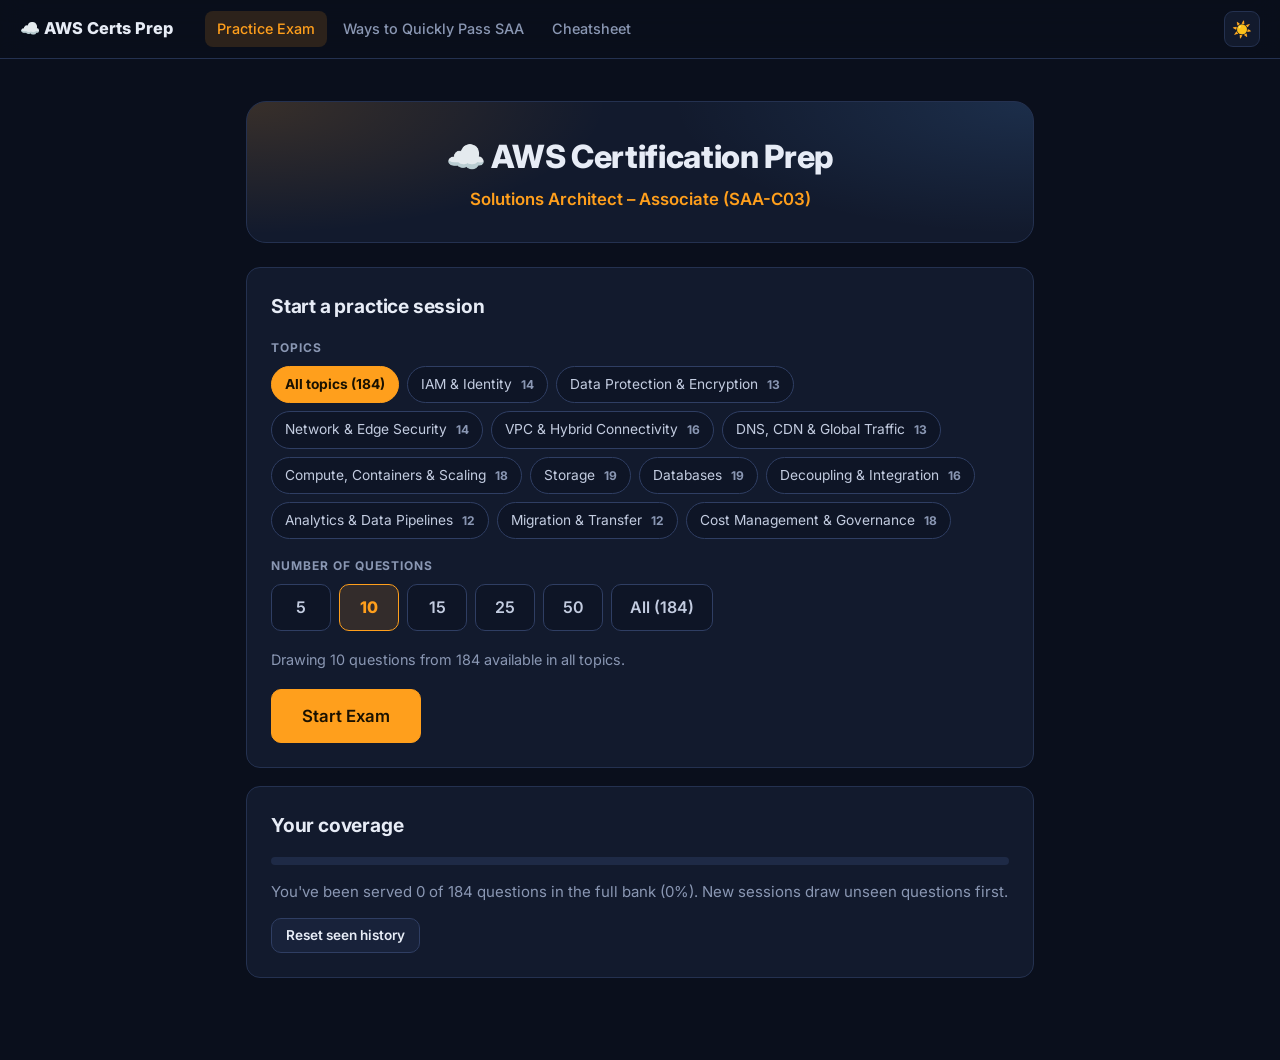
<file: index.html>
<!DOCTYPE html>
<html lang="en" data-theme="dark">
<head>
  <meta charset="UTF-8" />
  <meta name="viewport" content="width=device-width, initial-scale=1.0" />
  <title>AWS SAA Practice Exam</title>
  <link rel="preconnect" href="https://fonts.googleapis.com" />
  <link rel="preconnect" href="https://fonts.gstatic.com" crossorigin />
  <link rel="stylesheet" href="https://fonts.googleapis.com/css2?family=Inter:wght@400;500;600;700;800&family=JetBrains+Mono:wght@500;600&display=swap" />
  <link rel="stylesheet" href="style.css" />
  <script src="theme.js"></script>
</head>
<body>
  <nav class="site-nav">
    <div class="site-nav-inner">
      <a class="site-brand" href="index.html">AWS Certs Prep</a>
      <div class="site-links">
        <a class="site-link active" href="index.html">Practice Exam</a>
        <a class="site-link" href="study-guide.html">Ways to Quickly Pass SAA</a>
        <a class="site-link" href="cheatsheet.html">Cheatsheet</a>
      </div>
    </div>
  </nav>

  <div class="app" id="app">
    <!-- Start screen -->
    <section id="screen-start" class="screen">
      <header class="hero">
        <h1>AWS Certification Prep</h1>
        <p class="subtitle">Solutions Architect &ndash; Associate (SAA-C03)</p>
      </header>

      <div class="card">
        <h2>Start a practice session</h2>

        <label class="field-label">Topics</label>
        <div class="topic-options" id="topic-options"></div>

        <label class="field-label">Number of questions</label>
        <div class="count-options" id="count-options"></div>

        <p class="pool-note" id="pool-note"></p>

        <button class="btn btn-primary btn-lg" id="btn-start">Start Exam</button>
      </div>

      <div class="card" id="coverage-card">
        <h2>Your coverage</h2>
        <div class="coverage-bar"><div class="coverage-fill" id="coverage-fill"></div></div>
        <p class="muted" id="coverage-text"></p>
        <button class="btn btn-small" id="btn-reset-seen">Reset seen history</button>
      </div>

      <div class="card" id="history-card" hidden>
        <h2>Recent sessions</h2>
        <ul id="history-list" class="history-list"></ul>
      </div>
    </section>

    <!-- Exam screen -->
    <section id="screen-exam" class="screen" hidden>
      <div class="exam-topbar">
        <span id="exam-progress-text"></span>
        <span id="exam-timer">00:00</span>
      </div>
      <div class="progress-track"><div class="progress-fill" id="progress-fill"></div></div>

      <div class="card question-card">
        <div class="tag-row">
          <span class="domain-tag" id="q-topic"></span>
          <span class="type-tag" id="q-type"></span>
        </div>
        <h2 class="question-text" id="q-text"></h2>
        <p class="pick-hint" id="q-hint"></p>
        <div class="options" id="q-options"></div>
      </div>

      <div class="exam-nav">
        <button class="btn" id="btn-prev">&larr; Previous</button>
        <button class="btn btn-primary" id="btn-next">Next &rarr;</button>
        <button class="btn btn-success" id="btn-finish" hidden>Finish Exam</button>
      </div>
    </section>

    <!-- Results screen -->
    <section id="screen-results" class="screen" hidden>
      <div class="card score-card">
        <h1 id="score-headline"></h1>
        <div class="score-big" id="score-big"></div>
        <p class="muted" id="score-detail"></p>
        <div id="domain-breakdown" class="domain-breakdown"></div>
      </div>

      <h2 class="review-heading">Answer Review</h2>
      <div id="review-list"></div>

      <div class="exam-nav">
        <button class="btn btn-primary btn-lg" id="btn-restart">New Session</button>
      </div>
    </section>
  </div>

  <script src="questions.js"></script>
  <script src="app.js"></script>
</body>
</html>
</file>
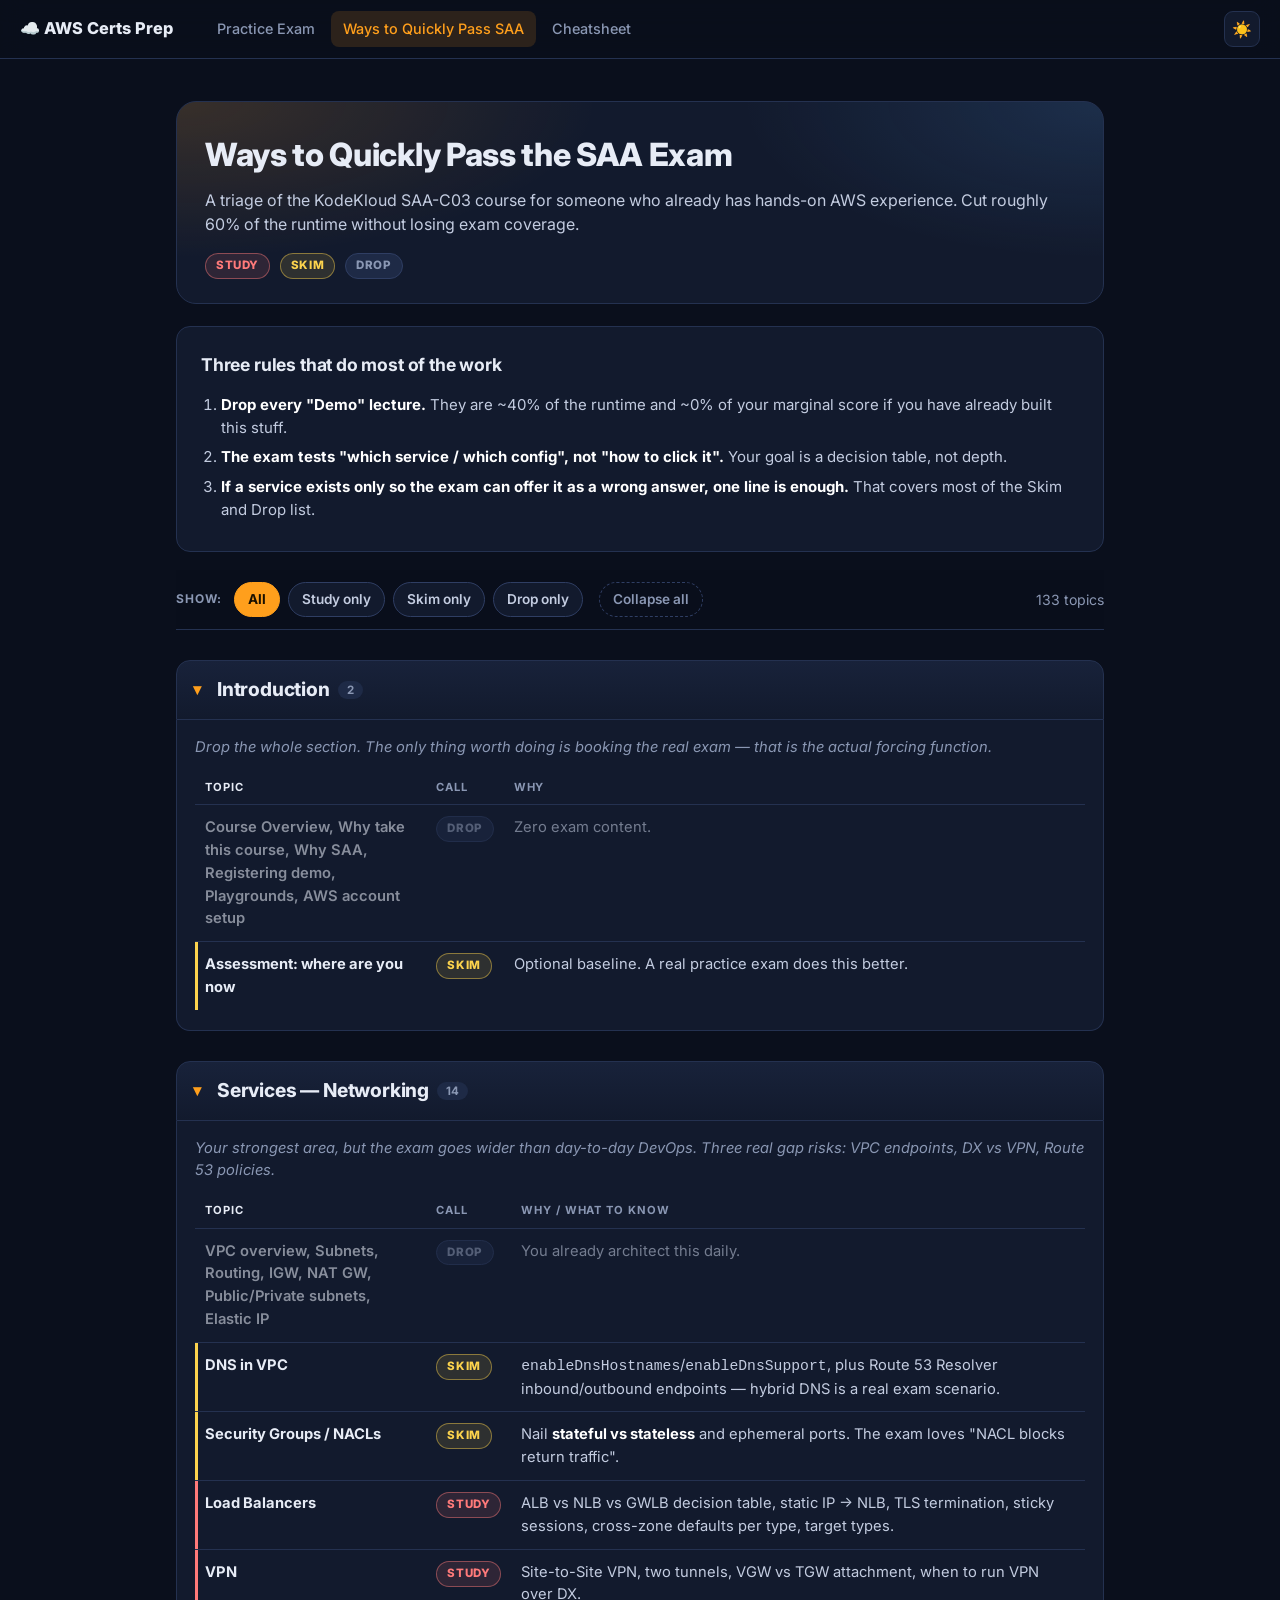
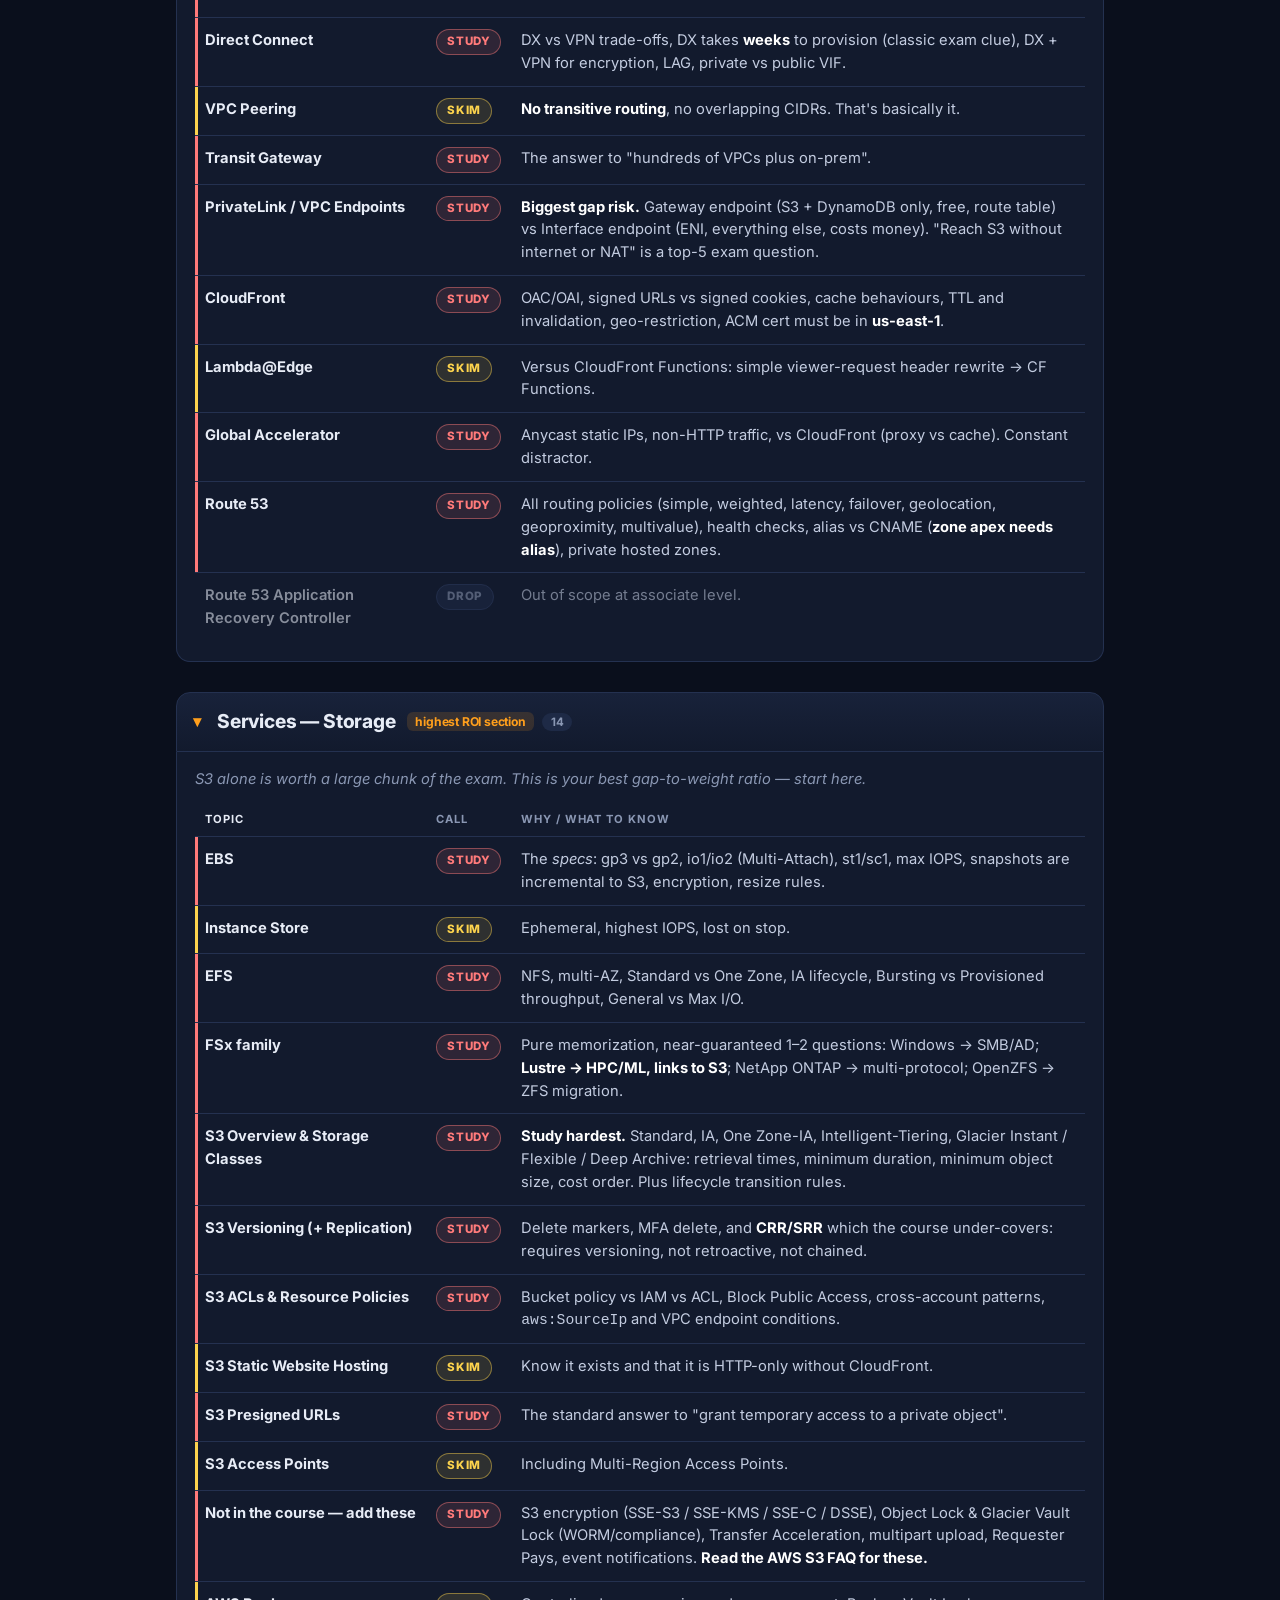
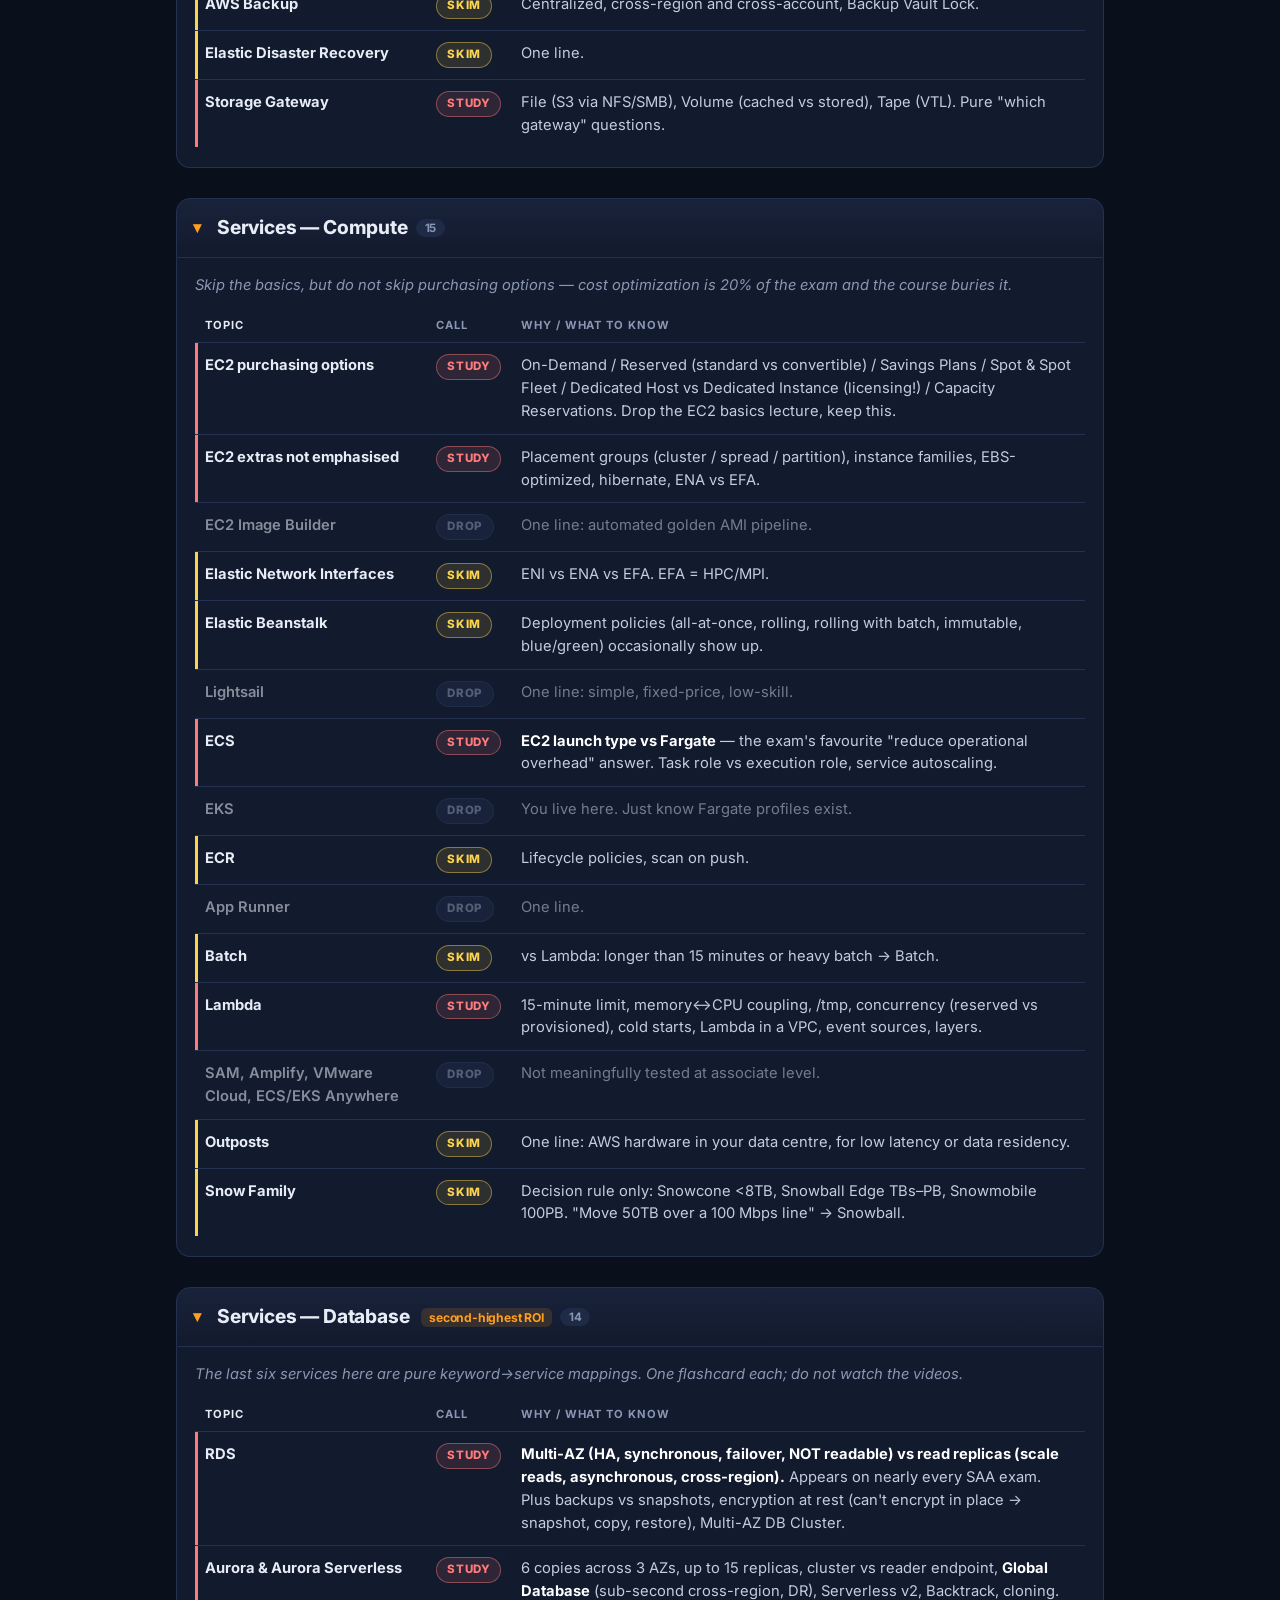
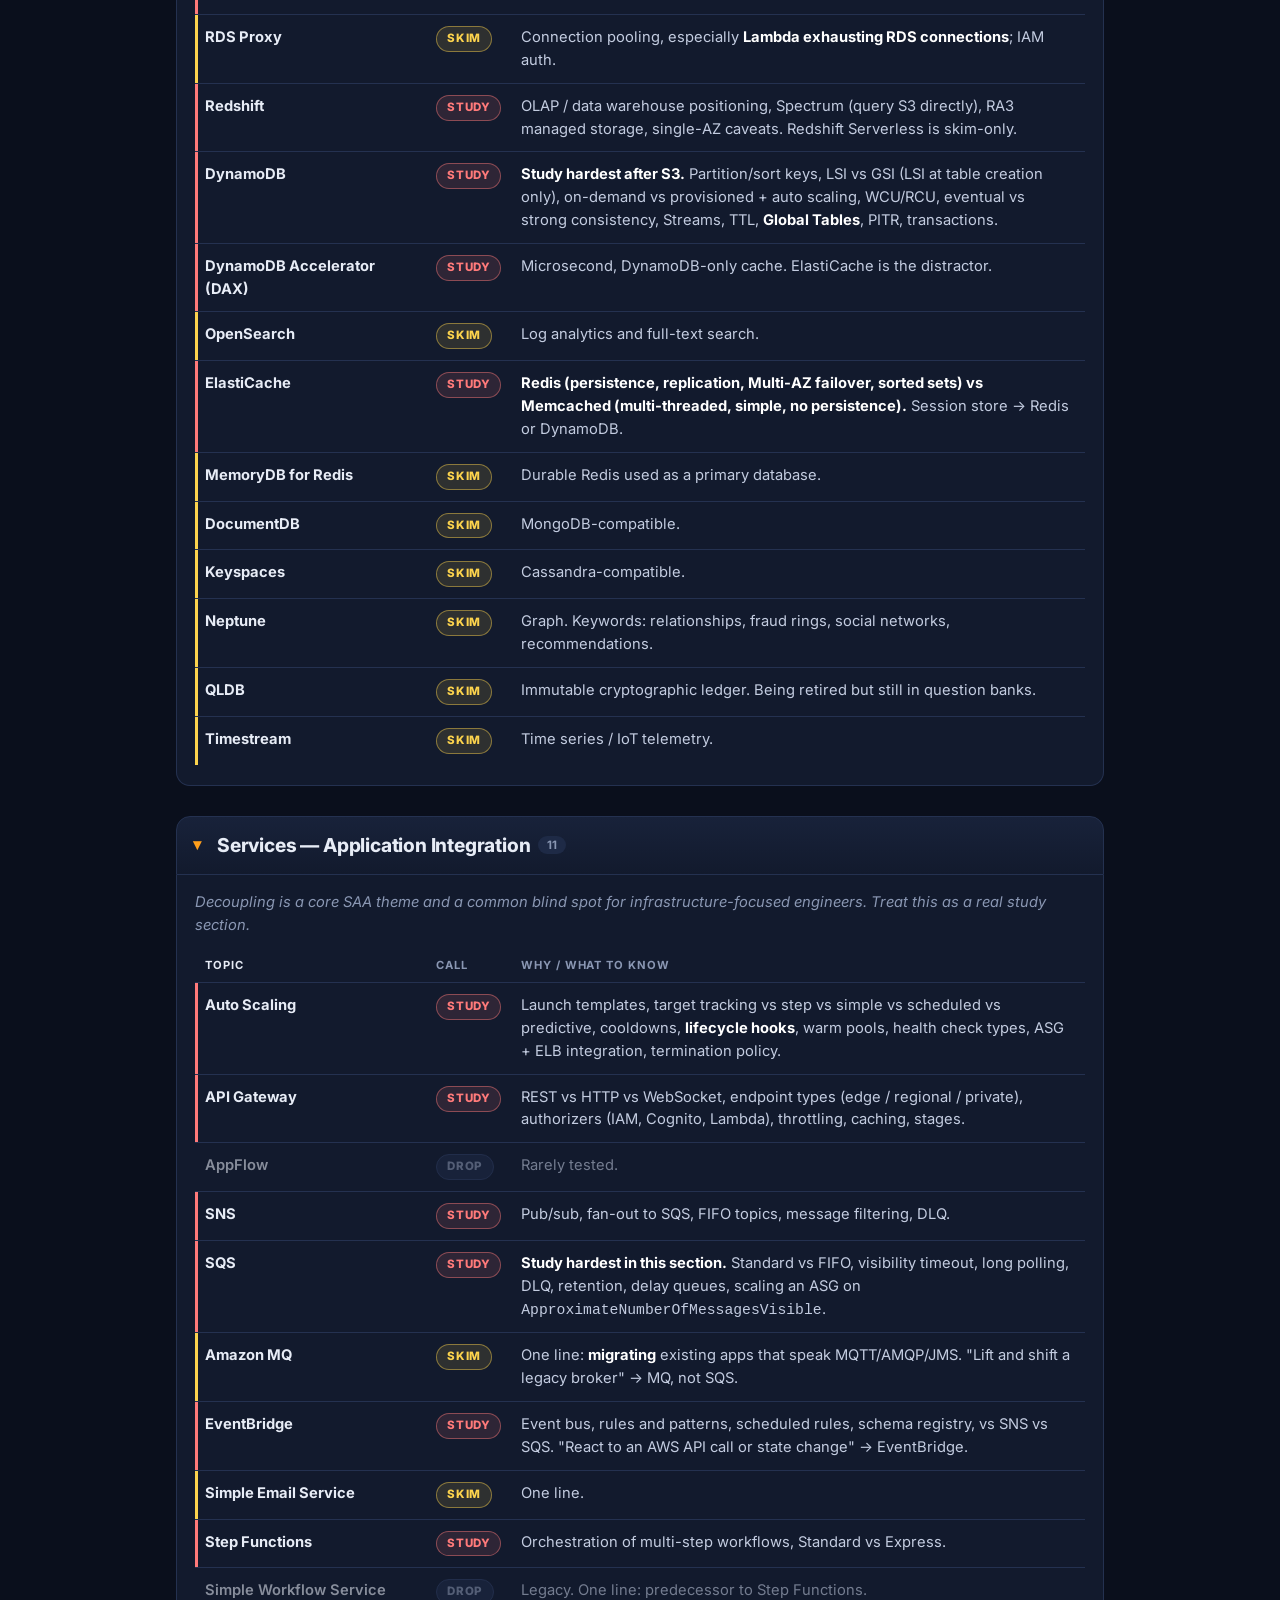
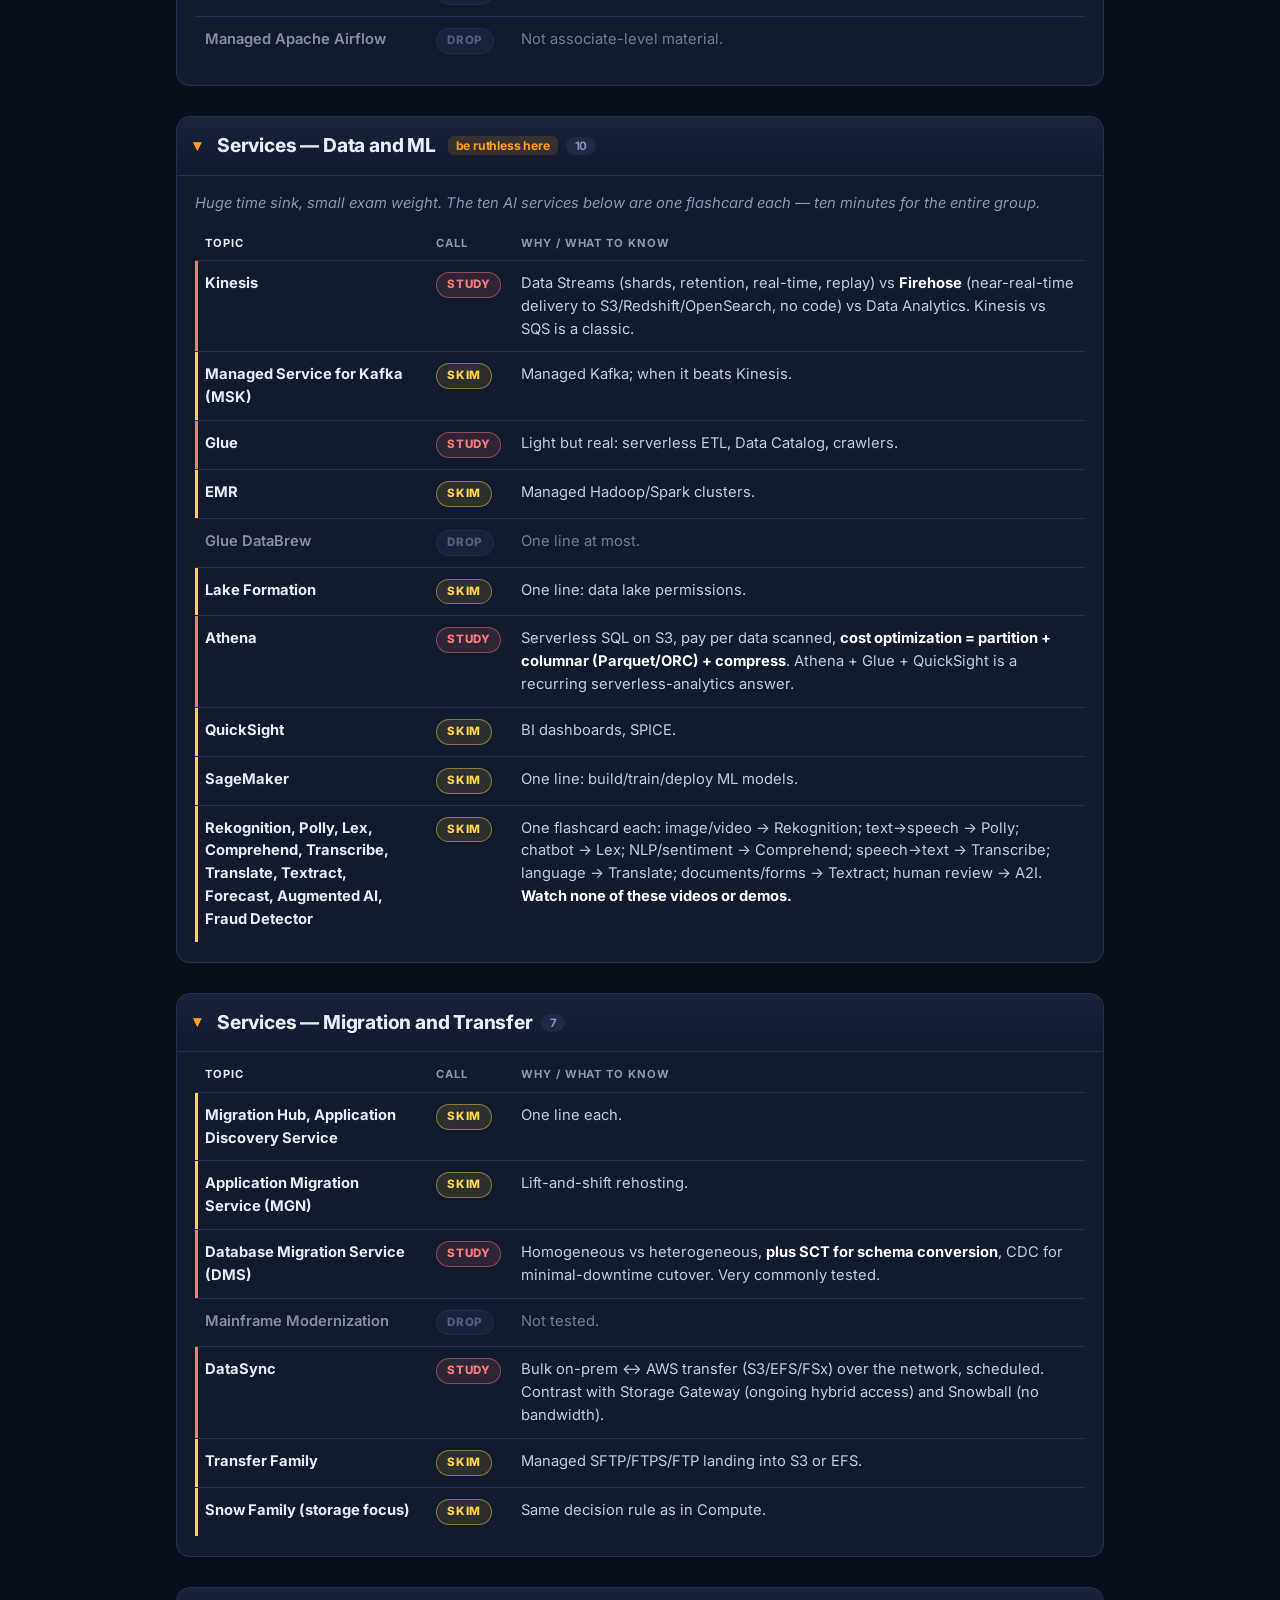
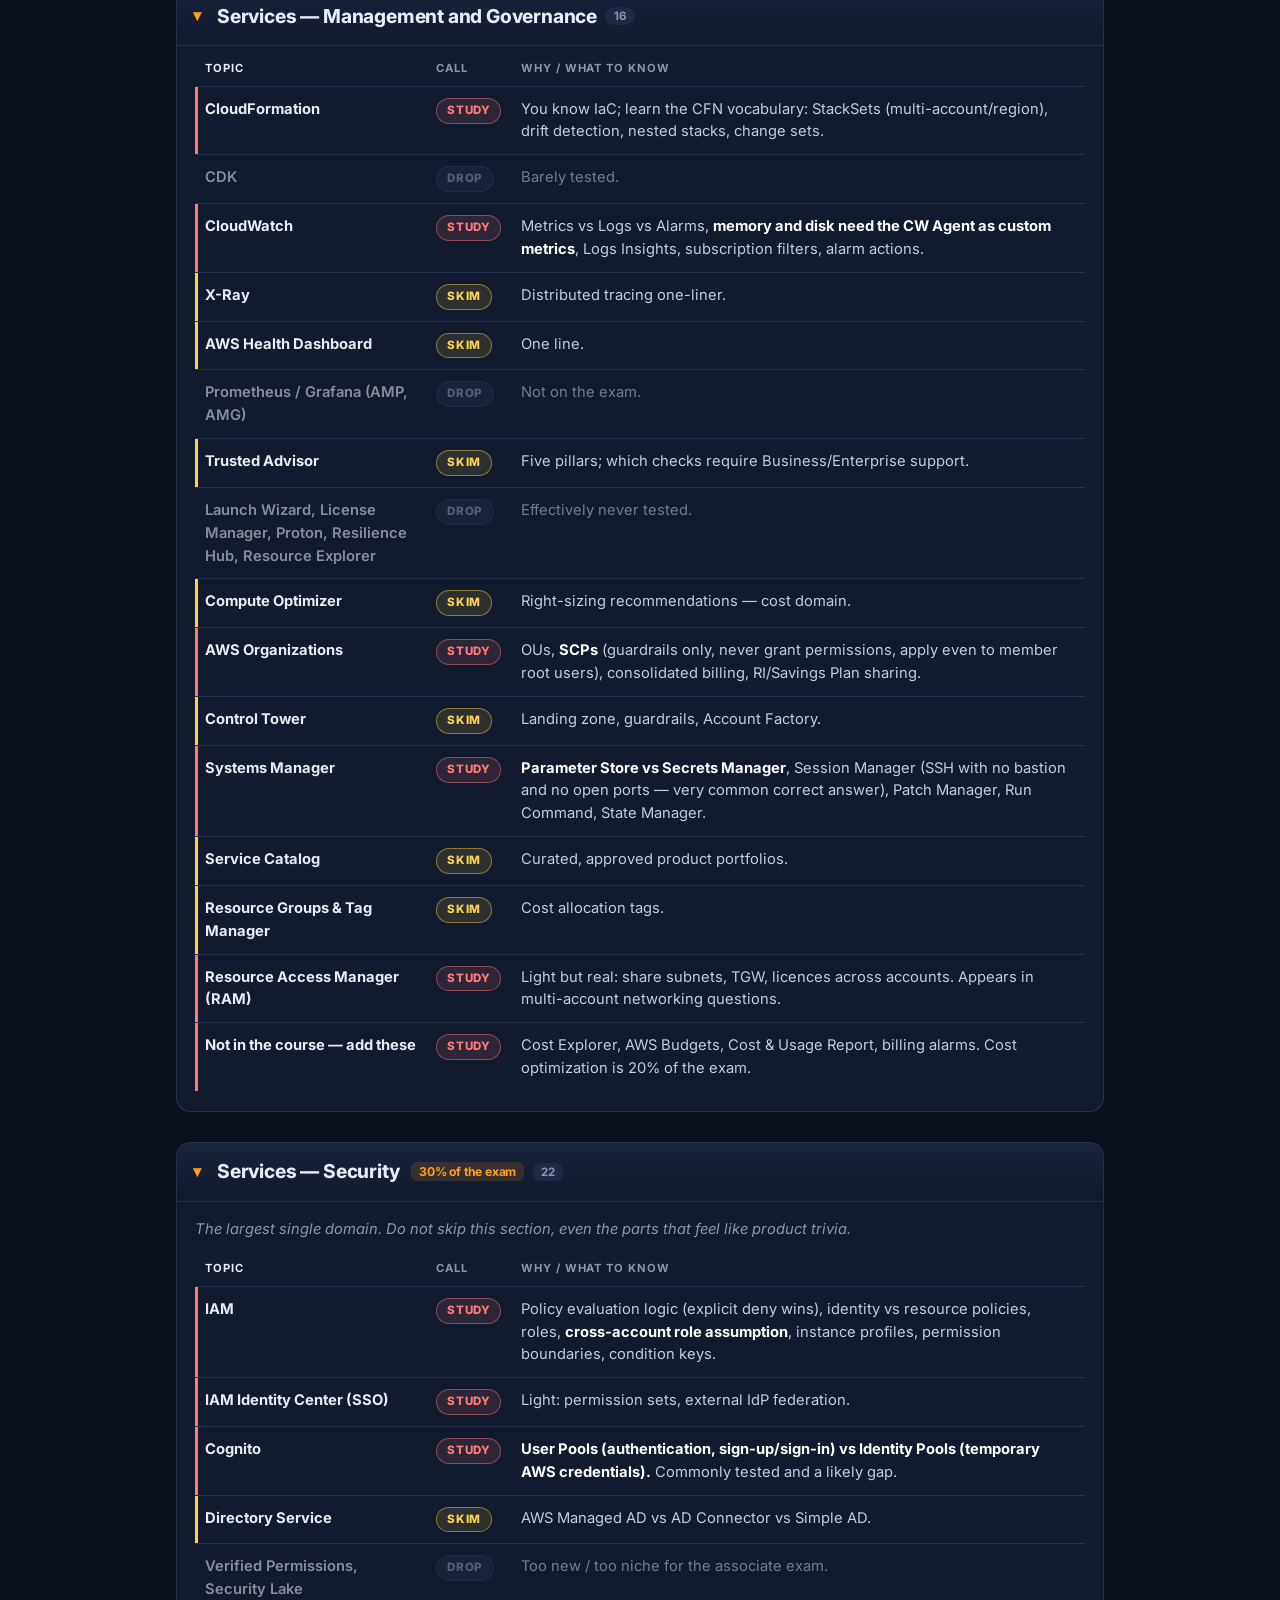
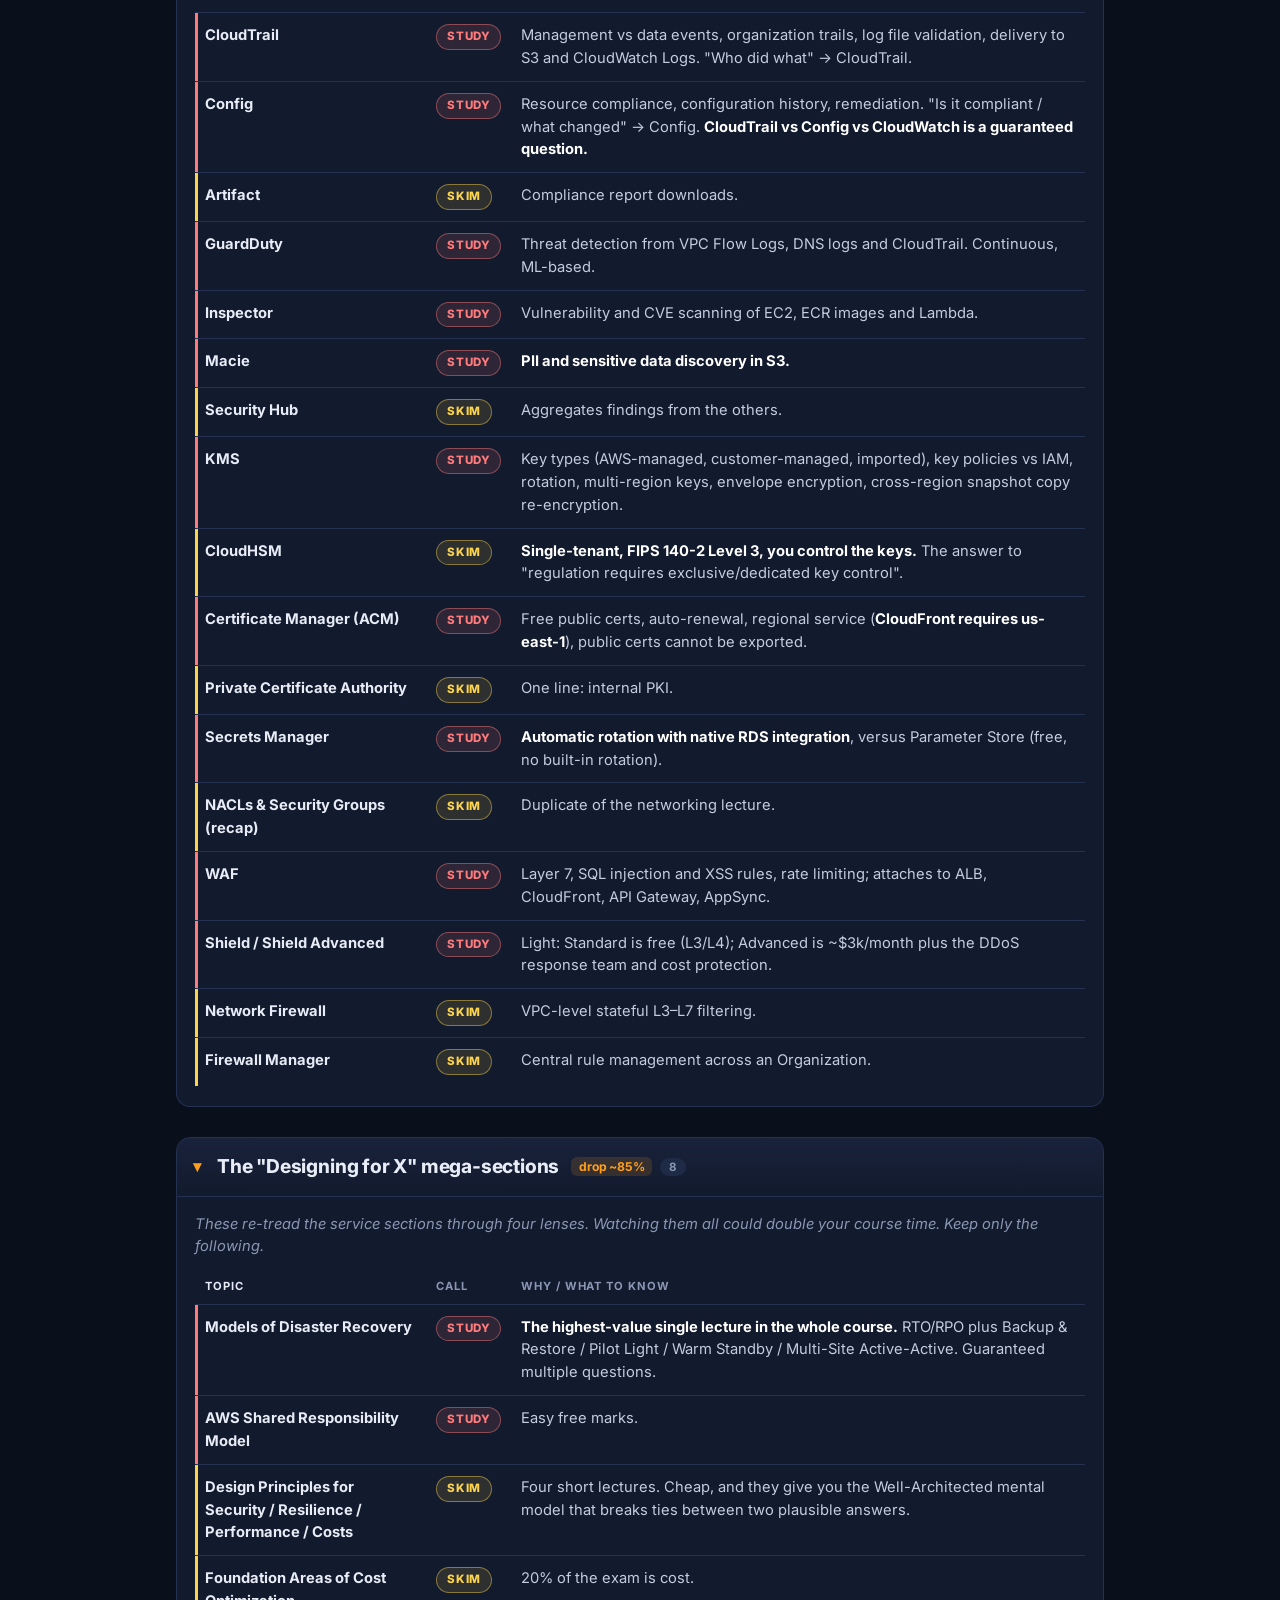
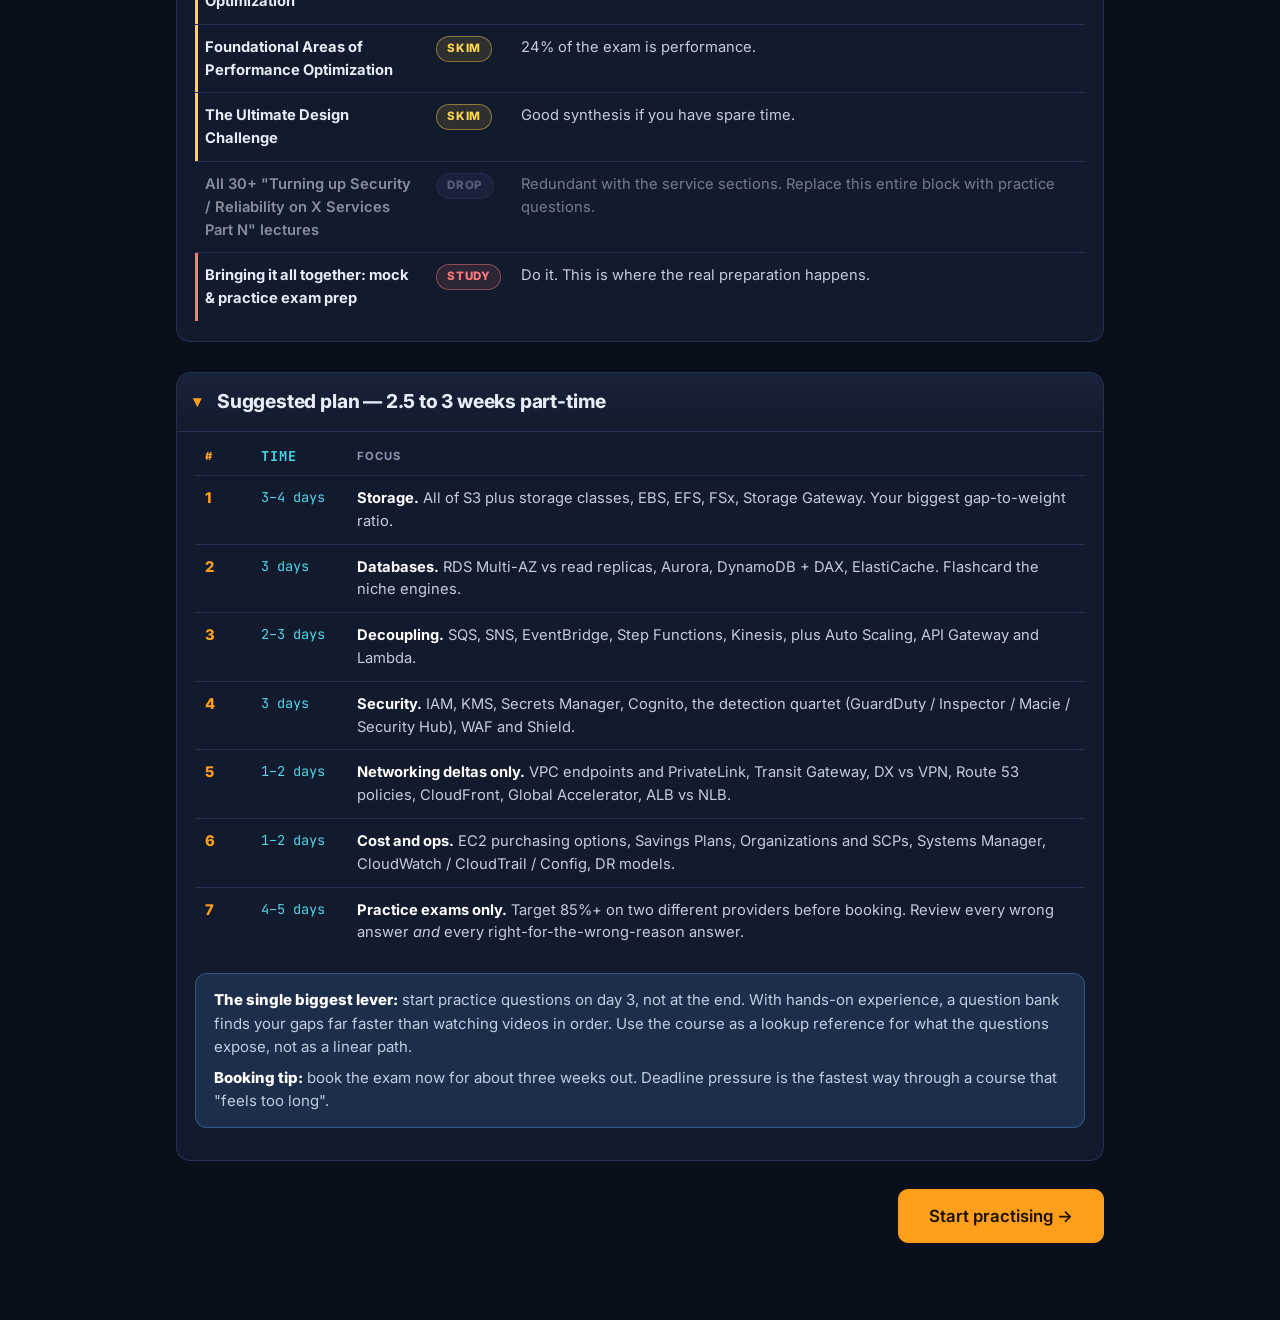
<file: study-guide.html>
<!DOCTYPE html>
<html lang="en" data-theme="dark">
<head>
  <meta charset="UTF-8" />
  <meta name="viewport" content="width=device-width, initial-scale=1.0" />
  <title>Ways to Quickly Pass the SAA Exam</title>
  <link rel="preconnect" href="https://fonts.googleapis.com" />
  <link rel="preconnect" href="https://fonts.gstatic.com" crossorigin />
  <link rel="stylesheet" href="https://fonts.googleapis.com/css2?family=Inter:wght@400;500;600;700;800&family=JetBrains+Mono:wght@500;600&display=swap" />
  <link rel="stylesheet" href="style.css" />
  <script src="theme.js"></script>
</head>
<body>
  <nav class="site-nav">
    <div class="site-nav-inner">
      <a class="site-brand" href="index.html">AWS Certs Prep</a>
      <div class="site-links">
        <a class="site-link" href="index.html">Practice Exam</a>
        <a class="site-link active" href="study-guide.html">Ways to Quickly Pass SAA</a>
        <a class="site-link" href="cheatsheet.html">Cheatsheet</a>
      </div>
    </div>
  </nav>

  <main class="guide">
    <header class="guide-hero">
      <h1>Ways to Quickly Pass the SAA Exam</h1>
      <p class="subtitle muted">A triage of the KodeKloud SAA-C03 course for someone who already has hands-on AWS experience. Cut roughly 60% of the runtime without losing exam coverage.</p>
      <div class="legend">
        <span class="pill study">Study</span>
        <span class="pill skim">Skim</span>
        <span class="pill drop">Drop</span>
      </div>
    </header>

    <div class="card">
      <h2 style="margin-top:0;border:none;padding:0;font-size:1.1rem;">Three rules that do most of the work</h2>
      <ol style="margin:10px 0 0;padding-left:20px;">
        <li><strong>Drop every "Demo" lecture.</strong> They are ~40% of the runtime and ~0% of your marginal score if you have already built this stuff.</li>
        <li><strong>The exam tests "which service / which config", not "how to click it".</strong> Your goal is a decision table, not depth.</li>
        <li><strong>If a service exists only so the exam can offer it as a wrong answer, one line is enough.</strong> That covers most of the Skim and Drop list.</li>
      </ol>
    </div>

    <div class="filter-bar">
      <span class="filter-label">Show:</span>
      <button class="filter-btn selected" data-filter="all">All</button>
      <button class="filter-btn" data-filter="study">Study only</button>
      <button class="filter-btn" data-filter="skim">Skim only</button>
      <button class="filter-btn" data-filter="drop">Drop only</button>
      <button class="filter-btn ghost" id="btn-toggle-all">Collapse all</button>
      <span class="muted" id="filter-count" style="margin-left:auto;font-size:0.88rem;"></span>
    </div>

    <!-- Introduction -->
    <h2>Introduction</h2>
    <p class="section-note">Drop the whole section. The only thing worth doing is booking the real exam &mdash; that is the actual forcing function.</p>
    <table class="guide-table">
      <thead><tr><th class="topic">Topic</th><th class="verdict">Call</th><th>Why</th></tr></thead>
      <tbody>
        <tr class="drop"><td class="topic">Course Overview, Why take this course, Why SAA, Registering demo, Playgrounds, AWS account setup</td><td><span class="pill drop">Drop</span></td><td class="why">Zero exam content.</td></tr>
        <tr class="skim"><td class="topic">Assessment: where are you now</td><td><span class="pill skim">Skim</span></td><td class="why">Optional baseline. A real practice exam does this better.</td></tr>
      </tbody>
    </table>

    <!-- Networking -->
    <h2>Services &mdash; Networking</h2>
    <p class="section-note">Your strongest area, but the exam goes wider than day-to-day DevOps. Three real gap risks: VPC endpoints, DX vs VPN, Route 53 policies.</p>
    <table class="guide-table">
      <thead><tr><th class="topic">Topic</th><th class="verdict">Call</th><th>Why / what to know</th></tr></thead>
      <tbody>
        <tr class="drop"><td class="topic">VPC overview, Subnets, Routing, IGW, NAT GW, Public/Private subnets, Elastic IP</td><td><span class="pill drop">Drop</span></td><td class="why">You already architect this daily.</td></tr>
        <tr class="skim"><td class="topic">DNS in VPC</td><td><span class="pill skim">Skim</span></td><td class="why"><code>enableDnsHostnames</code>/<code>enableDnsSupport</code>, plus Route 53 Resolver inbound/outbound endpoints &mdash; hybrid DNS is a real exam scenario.</td></tr>
        <tr class="skim"><td class="topic">Security Groups / NACLs</td><td><span class="pill skim">Skim</span></td><td class="why">Nail <strong>stateful vs stateless</strong> and ephemeral ports. The exam loves "NACL blocks return traffic".</td></tr>
        <tr class="study"><td class="topic">Load Balancers</td><td><span class="pill study">Study</span></td><td class="why">ALB vs NLB vs GWLB decision table, static IP &rarr; NLB, TLS termination, sticky sessions, cross-zone defaults per type, target types.</td></tr>
        <tr class="study"><td class="topic">VPN</td><td><span class="pill study">Study</span></td><td class="why">Site-to-Site VPN, two tunnels, VGW vs TGW attachment, when to run VPN over DX.</td></tr>
        <tr class="study"><td class="topic">Direct Connect</td><td><span class="pill study">Study</span></td><td class="why">DX vs VPN trade-offs, DX takes <strong>weeks</strong> to provision (classic exam clue), DX + VPN for encryption, LAG, private vs public VIF.</td></tr>
        <tr class="skim"><td class="topic">VPC Peering</td><td><span class="pill skim">Skim</span></td><td class="why"><strong>No transitive routing</strong>, no overlapping CIDRs. That's basically it.</td></tr>
        <tr class="study"><td class="topic">Transit Gateway</td><td><span class="pill study">Study</span></td><td class="why">The answer to "hundreds of VPCs plus on-prem".</td></tr>
        <tr class="study"><td class="topic">PrivateLink / VPC Endpoints</td><td><span class="pill study">Study</span></td><td class="why"><strong>Biggest gap risk.</strong> Gateway endpoint (S3 + DynamoDB only, free, route table) vs Interface endpoint (ENI, everything else, costs money). "Reach S3 without internet or NAT" is a top-5 exam question.</td></tr>
        <tr class="study"><td class="topic">CloudFront</td><td><span class="pill study">Study</span></td><td class="why">OAC/OAI, signed URLs vs signed cookies, cache behaviours, TTL and invalidation, geo-restriction, ACM cert must be in <strong>us-east-1</strong>.</td></tr>
        <tr class="skim"><td class="topic">Lambda@Edge</td><td><span class="pill skim">Skim</span></td><td class="why">Versus CloudFront Functions: simple viewer-request header rewrite &rarr; CF Functions.</td></tr>
        <tr class="study"><td class="topic">Global Accelerator</td><td><span class="pill study">Study</span></td><td class="why">Anycast static IPs, non-HTTP traffic, vs CloudFront (proxy vs cache). Constant distractor.</td></tr>
        <tr class="study"><td class="topic">Route 53</td><td><span class="pill study">Study</span></td><td class="why">All routing policies (simple, weighted, latency, failover, geolocation, geoproximity, multivalue), health checks, alias vs CNAME (<strong>zone apex needs alias</strong>), private hosted zones.</td></tr>
        <tr class="drop"><td class="topic">Route 53 Application Recovery Controller</td><td><span class="pill drop">Drop</span></td><td class="why">Out of scope at associate level.</td></tr>
      </tbody>
    </table>

    <!-- Storage -->
    <h2>Services &mdash; Storage <span class="weight">highest ROI section</span></h2>
    <p class="section-note">S3 alone is worth a large chunk of the exam. This is your best gap-to-weight ratio &mdash; start here.</p>
    <table class="guide-table">
      <thead><tr><th class="topic">Topic</th><th class="verdict">Call</th><th>Why / what to know</th></tr></thead>
      <tbody>
        <tr class="study"><td class="topic">EBS</td><td><span class="pill study">Study</span></td><td class="why">The <em>specs</em>: gp3 vs gp2, io1/io2 (Multi-Attach), st1/sc1, max IOPS, snapshots are incremental to S3, encryption, resize rules.</td></tr>
        <tr class="skim"><td class="topic">Instance Store</td><td><span class="pill skim">Skim</span></td><td class="why">Ephemeral, highest IOPS, lost on stop.</td></tr>
        <tr class="study"><td class="topic">EFS</td><td><span class="pill study">Study</span></td><td class="why">NFS, multi-AZ, Standard vs One Zone, IA lifecycle, Bursting vs Provisioned throughput, General vs Max I/O.</td></tr>
        <tr class="study"><td class="topic">FSx family</td><td><span class="pill study">Study</span></td><td class="why">Pure memorization, near-guaranteed 1&ndash;2 questions: Windows &rarr; SMB/AD; <strong>Lustre &rarr; HPC/ML, links to S3</strong>; NetApp ONTAP &rarr; multi-protocol; OpenZFS &rarr; ZFS migration.</td></tr>
        <tr class="study"><td class="topic">S3 Overview &amp; Storage Classes</td><td><span class="pill study">Study</span></td><td class="why"><strong>Study hardest.</strong> Standard, IA, One Zone-IA, Intelligent-Tiering, Glacier Instant / Flexible / Deep Archive: retrieval times, minimum duration, minimum object size, cost order. Plus lifecycle transition rules.</td></tr>
        <tr class="study"><td class="topic">S3 Versioning (+ Replication)</td><td><span class="pill study">Study</span></td><td class="why">Delete markers, MFA delete, and <strong>CRR/SRR</strong> which the course under-covers: requires versioning, not retroactive, not chained.</td></tr>
        <tr class="study"><td class="topic">S3 ACLs &amp; Resource Policies</td><td><span class="pill study">Study</span></td><td class="why">Bucket policy vs IAM vs ACL, Block Public Access, cross-account patterns, <code>aws:SourceIp</code> and VPC endpoint conditions.</td></tr>
        <tr class="skim"><td class="topic">S3 Static Website Hosting</td><td><span class="pill skim">Skim</span></td><td class="why">Know it exists and that it is HTTP-only without CloudFront.</td></tr>
        <tr class="study"><td class="topic">S3 Presigned URLs</td><td><span class="pill study">Study</span></td><td class="why">The standard answer to "grant temporary access to a private object".</td></tr>
        <tr class="skim"><td class="topic">S3 Access Points</td><td><span class="pill skim">Skim</span></td><td class="why">Including Multi-Region Access Points.</td></tr>
        <tr class="study"><td class="topic">Not in the course &mdash; add these</td><td><span class="pill study">Study</span></td><td class="why">S3 encryption (SSE-S3 / SSE-KMS / SSE-C / DSSE), Object Lock &amp; Glacier Vault Lock (WORM/compliance), Transfer Acceleration, multipart upload, Requester Pays, event notifications. <strong>Read the AWS S3 FAQ for these.</strong></td></tr>
        <tr class="skim"><td class="topic">AWS Backup</td><td><span class="pill skim">Skim</span></td><td class="why">Centralized, cross-region and cross-account, Backup Vault Lock.</td></tr>
        <tr class="skim"><td class="topic">Elastic Disaster Recovery</td><td><span class="pill skim">Skim</span></td><td class="why">One line.</td></tr>
        <tr class="study"><td class="topic">Storage Gateway</td><td><span class="pill study">Study</span></td><td class="why">File (S3 via NFS/SMB), Volume (cached vs stored), Tape (VTL). Pure "which gateway" questions.</td></tr>
      </tbody>
    </table>

    <!-- Compute -->
    <h2>Services &mdash; Compute</h2>
    <p class="section-note">Skip the basics, but do not skip purchasing options &mdash; cost optimization is 20% of the exam and the course buries it.</p>
    <table class="guide-table">
      <thead><tr><th class="topic">Topic</th><th class="verdict">Call</th><th>Why / what to know</th></tr></thead>
      <tbody>
        <tr class="study"><td class="topic">EC2 purchasing options</td><td><span class="pill study">Study</span></td><td class="why">On-Demand / Reserved (standard vs convertible) / Savings Plans / Spot &amp; Spot Fleet / Dedicated Host vs Dedicated Instance (licensing!) / Capacity Reservations. Drop the EC2 basics lecture, keep this.</td></tr>
        <tr class="study"><td class="topic">EC2 extras not emphasised</td><td><span class="pill study">Study</span></td><td class="why">Placement groups (cluster / spread / partition), instance families, EBS-optimized, hibernate, ENA vs EFA.</td></tr>
        <tr class="drop"><td class="topic">EC2 Image Builder</td><td><span class="pill drop">Drop</span></td><td class="why">One line: automated golden AMI pipeline.</td></tr>
        <tr class="skim"><td class="topic">Elastic Network Interfaces</td><td><span class="pill skim">Skim</span></td><td class="why">ENI vs ENA vs EFA. EFA = HPC/MPI.</td></tr>
        <tr class="skim"><td class="topic">Elastic Beanstalk</td><td><span class="pill skim">Skim</span></td><td class="why">Deployment policies (all-at-once, rolling, rolling with batch, immutable, blue/green) occasionally show up.</td></tr>
        <tr class="drop"><td class="topic">Lightsail</td><td><span class="pill drop">Drop</span></td><td class="why">One line: simple, fixed-price, low-skill.</td></tr>
        <tr class="study"><td class="topic">ECS</td><td><span class="pill study">Study</span></td><td class="why"><strong>EC2 launch type vs Fargate</strong> &mdash; the exam's favourite "reduce operational overhead" answer. Task role vs execution role, service autoscaling.</td></tr>
        <tr class="drop"><td class="topic">EKS</td><td><span class="pill drop">Drop</span></td><td class="why">You live here. Just know Fargate profiles exist.</td></tr>
        <tr class="skim"><td class="topic">ECR</td><td><span class="pill skim">Skim</span></td><td class="why">Lifecycle policies, scan on push.</td></tr>
        <tr class="drop"><td class="topic">App Runner</td><td><span class="pill drop">Drop</span></td><td class="why">One line.</td></tr>
        <tr class="skim"><td class="topic">Batch</td><td><span class="pill skim">Skim</span></td><td class="why">vs Lambda: longer than 15 minutes or heavy batch &rarr; Batch.</td></tr>
        <tr class="study"><td class="topic">Lambda</td><td><span class="pill study">Study</span></td><td class="why">15-minute limit, memory&harr;CPU coupling, /tmp, concurrency (reserved vs provisioned), cold starts, Lambda in a VPC, event sources, layers.</td></tr>
        <tr class="drop"><td class="topic">SAM, Amplify, VMware Cloud, ECS/EKS Anywhere</td><td><span class="pill drop">Drop</span></td><td class="why">Not meaningfully tested at associate level.</td></tr>
        <tr class="skim"><td class="topic">Outposts</td><td><span class="pill skim">Skim</span></td><td class="why">One line: AWS hardware in your data centre, for low latency or data residency.</td></tr>
        <tr class="skim"><td class="topic">Snow Family</td><td><span class="pill skim">Skim</span></td><td class="why">Decision rule only: Snowcone &lt;8TB, Snowball Edge TBs&ndash;PB, Snowmobile 100PB. "Move 50TB over a 100 Mbps line" &rarr; Snowball.</td></tr>
      </tbody>
    </table>

    <!-- Database -->
    <h2>Services &mdash; Database <span class="weight">second-highest ROI</span></h2>
    <p class="section-note">The last six services here are pure keyword&rarr;service mappings. One flashcard each; do not watch the videos.</p>
    <table class="guide-table">
      <thead><tr><th class="topic">Topic</th><th class="verdict">Call</th><th>Why / what to know</th></tr></thead>
      <tbody>
        <tr class="study"><td class="topic">RDS</td><td><span class="pill study">Study</span></td><td class="why"><strong>Multi-AZ (HA, synchronous, failover, NOT readable) vs read replicas (scale reads, asynchronous, cross-region).</strong> Appears on nearly every SAA exam. Plus backups vs snapshots, encryption at rest (can't encrypt in place &rarr; snapshot, copy, restore), Multi-AZ DB Cluster.</td></tr>
        <tr class="study"><td class="topic">Aurora &amp; Aurora Serverless</td><td><span class="pill study">Study</span></td><td class="why">6 copies across 3 AZs, up to 15 replicas, cluster vs reader endpoint, <strong>Global Database</strong> (sub-second cross-region, DR), Serverless v2, Backtrack, cloning.</td></tr>
        <tr class="skim"><td class="topic">RDS Proxy</td><td><span class="pill skim">Skim</span></td><td class="why">Connection pooling, especially <strong>Lambda exhausting RDS connections</strong>; IAM auth.</td></tr>
        <tr class="study"><td class="topic">Redshift</td><td><span class="pill study">Study</span></td><td class="why">OLAP / data warehouse positioning, Spectrum (query S3 directly), RA3 managed storage, single-AZ caveats. Redshift Serverless is skim-only.</td></tr>
        <tr class="study"><td class="topic">DynamoDB</td><td><span class="pill study">Study</span></td><td class="why"><strong>Study hardest after S3.</strong> Partition/sort keys, LSI vs GSI (LSI at table creation only), on-demand vs provisioned + auto scaling, WCU/RCU, eventual vs strong consistency, Streams, TTL, <strong>Global Tables</strong>, PITR, transactions.</td></tr>
        <tr class="study"><td class="topic">DynamoDB Accelerator (DAX)</td><td><span class="pill study">Study</span></td><td class="why">Microsecond, DynamoDB-only cache. ElastiCache is the distractor.</td></tr>
        <tr class="skim"><td class="topic">OpenSearch</td><td><span class="pill skim">Skim</span></td><td class="why">Log analytics and full-text search.</td></tr>
        <tr class="study"><td class="topic">ElastiCache</td><td><span class="pill study">Study</span></td><td class="why"><strong>Redis (persistence, replication, Multi-AZ failover, sorted sets) vs Memcached (multi-threaded, simple, no persistence).</strong> Session store &rarr; Redis or DynamoDB.</td></tr>
        <tr class="skim"><td class="topic">MemoryDB for Redis</td><td><span class="pill skim">Skim</span></td><td class="why">Durable Redis used as a primary database.</td></tr>
        <tr class="skim"><td class="topic">DocumentDB</td><td><span class="pill skim">Skim</span></td><td class="why">MongoDB-compatible.</td></tr>
        <tr class="skim"><td class="topic">Keyspaces</td><td><span class="pill skim">Skim</span></td><td class="why">Cassandra-compatible.</td></tr>
        <tr class="skim"><td class="topic">Neptune</td><td><span class="pill skim">Skim</span></td><td class="why">Graph. Keywords: relationships, fraud rings, social networks, recommendations.</td></tr>
        <tr class="skim"><td class="topic">QLDB</td><td><span class="pill skim">Skim</span></td><td class="why">Immutable cryptographic ledger. Being retired but still in question banks.</td></tr>
        <tr class="skim"><td class="topic">Timestream</td><td><span class="pill skim">Skim</span></td><td class="why">Time series / IoT telemetry.</td></tr>
      </tbody>
    </table>

    <!-- App integration -->
    <h2>Services &mdash; Application Integration</h2>
    <p class="section-note">Decoupling is a core SAA theme and a common blind spot for infrastructure-focused engineers. Treat this as a real study section.</p>
    <table class="guide-table">
      <thead><tr><th class="topic">Topic</th><th class="verdict">Call</th><th>Why / what to know</th></tr></thead>
      <tbody>
        <tr class="study"><td class="topic">Auto Scaling</td><td><span class="pill study">Study</span></td><td class="why">Launch templates, target tracking vs step vs simple vs scheduled vs predictive, cooldowns, <strong>lifecycle hooks</strong>, warm pools, health check types, ASG + ELB integration, termination policy.</td></tr>
        <tr class="study"><td class="topic">API Gateway</td><td><span class="pill study">Study</span></td><td class="why">REST vs HTTP vs WebSocket, endpoint types (edge / regional / private), authorizers (IAM, Cognito, Lambda), throttling, caching, stages.</td></tr>
        <tr class="drop"><td class="topic">AppFlow</td><td><span class="pill drop">Drop</span></td><td class="why">Rarely tested.</td></tr>
        <tr class="study"><td class="topic">SNS</td><td><span class="pill study">Study</span></td><td class="why">Pub/sub, fan-out to SQS, FIFO topics, message filtering, DLQ.</td></tr>
        <tr class="study"><td class="topic">SQS</td><td><span class="pill study">Study</span></td><td class="why"><strong>Study hardest in this section.</strong> Standard vs FIFO, visibility timeout, long polling, DLQ, retention, delay queues, scaling an ASG on <code>ApproximateNumberOfMessagesVisible</code>.</td></tr>
        <tr class="skim"><td class="topic">Amazon MQ</td><td><span class="pill skim">Skim</span></td><td class="why">One line: <strong>migrating</strong> existing apps that speak MQTT/AMQP/JMS. "Lift and shift a legacy broker" &rarr; MQ, not SQS.</td></tr>
        <tr class="study"><td class="topic">EventBridge</td><td><span class="pill study">Study</span></td><td class="why">Event bus, rules and patterns, scheduled rules, schema registry, vs SNS vs SQS. "React to an AWS API call or state change" &rarr; EventBridge.</td></tr>
        <tr class="skim"><td class="topic">Simple Email Service</td><td><span class="pill skim">Skim</span></td><td class="why">One line.</td></tr>
        <tr class="study"><td class="topic">Step Functions</td><td><span class="pill study">Study</span></td><td class="why">Orchestration of multi-step workflows, Standard vs Express.</td></tr>
        <tr class="drop"><td class="topic">Simple Workflow Service</td><td><span class="pill drop">Drop</span></td><td class="why">Legacy. One line: predecessor to Step Functions.</td></tr>
        <tr class="drop"><td class="topic">Managed Apache Airflow</td><td><span class="pill drop">Drop</span></td><td class="why">Not associate-level material.</td></tr>
      </tbody>
    </table>

    <!-- Data & ML -->
    <h2>Services &mdash; Data and ML <span class="weight">be ruthless here</span></h2>
    <p class="section-note">Huge time sink, small exam weight. The ten AI services below are one flashcard each &mdash; ten minutes for the entire group.</p>
    <table class="guide-table">
      <thead><tr><th class="topic">Topic</th><th class="verdict">Call</th><th>Why / what to know</th></tr></thead>
      <tbody>
        <tr class="study"><td class="topic">Kinesis</td><td><span class="pill study">Study</span></td><td class="why">Data Streams (shards, retention, real-time, replay) vs <strong>Firehose</strong> (near-real-time delivery to S3/Redshift/OpenSearch, no code) vs Data Analytics. Kinesis vs SQS is a classic.</td></tr>
        <tr class="skim"><td class="topic">Managed Service for Kafka (MSK)</td><td><span class="pill skim">Skim</span></td><td class="why">Managed Kafka; when it beats Kinesis.</td></tr>
        <tr class="study"><td class="topic">Glue</td><td><span class="pill study">Study</span></td><td class="why">Light but real: serverless ETL, Data Catalog, crawlers.</td></tr>
        <tr class="skim"><td class="topic">EMR</td><td><span class="pill skim">Skim</span></td><td class="why">Managed Hadoop/Spark clusters.</td></tr>
        <tr class="drop"><td class="topic">Glue DataBrew</td><td><span class="pill drop">Drop</span></td><td class="why">One line at most.</td></tr>
        <tr class="skim"><td class="topic">Lake Formation</td><td><span class="pill skim">Skim</span></td><td class="why">One line: data lake permissions.</td></tr>
        <tr class="study"><td class="topic">Athena</td><td><span class="pill study">Study</span></td><td class="why">Serverless SQL on S3, pay per data scanned, <strong>cost optimization = partition + columnar (Parquet/ORC) + compress</strong>. Athena + Glue + QuickSight is a recurring serverless-analytics answer.</td></tr>
        <tr class="skim"><td class="topic">QuickSight</td><td><span class="pill skim">Skim</span></td><td class="why">BI dashboards, SPICE.</td></tr>
        <tr class="skim"><td class="topic">SageMaker</td><td><span class="pill skim">Skim</span></td><td class="why">One line: build/train/deploy ML models.</td></tr>
        <tr class="skim"><td class="topic">Rekognition, Polly, Lex, Comprehend, Transcribe, Translate, Textract, Forecast, Augmented AI, Fraud Detector</td><td><span class="pill skim">Skim</span></td><td class="why">One flashcard each: image/video &rarr; Rekognition; text&rarr;speech &rarr; Polly; chatbot &rarr; Lex; NLP/sentiment &rarr; Comprehend; speech&rarr;text &rarr; Transcribe; language &rarr; Translate; documents/forms &rarr; Textract; human review &rarr; A2I. <strong>Watch none of these videos or demos.</strong></td></tr>
      </tbody>
    </table>

    <!-- Migration -->
    <h2>Services &mdash; Migration and Transfer</h2>
    <table class="guide-table">
      <thead><tr><th class="topic">Topic</th><th class="verdict">Call</th><th>Why / what to know</th></tr></thead>
      <tbody>
        <tr class="skim"><td class="topic">Migration Hub, Application Discovery Service</td><td><span class="pill skim">Skim</span></td><td class="why">One line each.</td></tr>
        <tr class="skim"><td class="topic">Application Migration Service (MGN)</td><td><span class="pill skim">Skim</span></td><td class="why">Lift-and-shift rehosting.</td></tr>
        <tr class="study"><td class="topic">Database Migration Service (DMS)</td><td><span class="pill study">Study</span></td><td class="why">Homogeneous vs heterogeneous, <strong>plus SCT for schema conversion</strong>, CDC for minimal-downtime cutover. Very commonly tested.</td></tr>
        <tr class="drop"><td class="topic">Mainframe Modernization</td><td><span class="pill drop">Drop</span></td><td class="why">Not tested.</td></tr>
        <tr class="study"><td class="topic">DataSync</td><td><span class="pill study">Study</span></td><td class="why">Bulk on-prem &harr; AWS transfer (S3/EFS/FSx) over the network, scheduled. Contrast with Storage Gateway (ongoing hybrid access) and Snowball (no bandwidth).</td></tr>
        <tr class="skim"><td class="topic">Transfer Family</td><td><span class="pill skim">Skim</span></td><td class="why">Managed SFTP/FTPS/FTP landing into S3 or EFS.</td></tr>
        <tr class="skim"><td class="topic">Snow Family (storage focus)</td><td><span class="pill skim">Skim</span></td><td class="why">Same decision rule as in Compute.</td></tr>
      </tbody>
    </table>

    <!-- Management -->
    <h2>Services &mdash; Management and Governance</h2>
    <table class="guide-table">
      <thead><tr><th class="topic">Topic</th><th class="verdict">Call</th><th>Why / what to know</th></tr></thead>
      <tbody>
        <tr class="study"><td class="topic">CloudFormation</td><td><span class="pill study">Study</span></td><td class="why">You know IaC; learn the CFN vocabulary: StackSets (multi-account/region), drift detection, nested stacks, change sets.</td></tr>
        <tr class="drop"><td class="topic">CDK</td><td><span class="pill drop">Drop</span></td><td class="why">Barely tested.</td></tr>
        <tr class="study"><td class="topic">CloudWatch</td><td><span class="pill study">Study</span></td><td class="why">Metrics vs Logs vs Alarms, <strong>memory and disk need the CW Agent as custom metrics</strong>, Logs Insights, subscription filters, alarm actions.</td></tr>
        <tr class="skim"><td class="topic">X-Ray</td><td><span class="pill skim">Skim</span></td><td class="why">Distributed tracing one-liner.</td></tr>
        <tr class="skim"><td class="topic">AWS Health Dashboard</td><td><span class="pill skim">Skim</span></td><td class="why">One line.</td></tr>
        <tr class="drop"><td class="topic">Prometheus / Grafana (AMP, AMG)</td><td><span class="pill drop">Drop</span></td><td class="why">Not on the exam.</td></tr>
        <tr class="skim"><td class="topic">Trusted Advisor</td><td><span class="pill skim">Skim</span></td><td class="why">Five pillars; which checks require Business/Enterprise support.</td></tr>
        <tr class="drop"><td class="topic">Launch Wizard, License Manager, Proton, Resilience Hub, Resource Explorer</td><td><span class="pill drop">Drop</span></td><td class="why">Effectively never tested.</td></tr>
        <tr class="skim"><td class="topic">Compute Optimizer</td><td><span class="pill skim">Skim</span></td><td class="why">Right-sizing recommendations &mdash; cost domain.</td></tr>
        <tr class="study"><td class="topic">AWS Organizations</td><td><span class="pill study">Study</span></td><td class="why">OUs, <strong>SCPs</strong> (guardrails only, never grant permissions, apply even to member root users), consolidated billing, RI/Savings Plan sharing.</td></tr>
        <tr class="skim"><td class="topic">Control Tower</td><td><span class="pill skim">Skim</span></td><td class="why">Landing zone, guardrails, Account Factory.</td></tr>
        <tr class="study"><td class="topic">Systems Manager</td><td><span class="pill study">Study</span></td><td class="why"><strong>Parameter Store vs Secrets Manager</strong>, Session Manager (SSH with no bastion and no open ports &mdash; very common correct answer), Patch Manager, Run Command, State Manager.</td></tr>
        <tr class="skim"><td class="topic">Service Catalog</td><td><span class="pill skim">Skim</span></td><td class="why">Curated, approved product portfolios.</td></tr>
        <tr class="skim"><td class="topic">Resource Groups &amp; Tag Manager</td><td><span class="pill skim">Skim</span></td><td class="why">Cost allocation tags.</td></tr>
        <tr class="study"><td class="topic">Resource Access Manager (RAM)</td><td><span class="pill study">Study</span></td><td class="why">Light but real: share subnets, TGW, licences across accounts. Appears in multi-account networking questions.</td></tr>
        <tr class="study"><td class="topic">Not in the course &mdash; add these</td><td><span class="pill study">Study</span></td><td class="why">Cost Explorer, AWS Budgets, Cost &amp; Usage Report, billing alarms. Cost optimization is 20% of the exam.</td></tr>
      </tbody>
    </table>

    <!-- Security -->
    <h2>Services &mdash; Security <span class="weight">30% of the exam</span></h2>
    <p class="section-note">The largest single domain. Do not skip this section, even the parts that feel like product trivia.</p>
    <table class="guide-table">
      <thead><tr><th class="topic">Topic</th><th class="verdict">Call</th><th>Why / what to know</th></tr></thead>
      <tbody>
        <tr class="study"><td class="topic">IAM</td><td><span class="pill study">Study</span></td><td class="why">Policy evaluation logic (explicit deny wins), identity vs resource policies, roles, <strong>cross-account role assumption</strong>, instance profiles, permission boundaries, condition keys.</td></tr>
        <tr class="study"><td class="topic">IAM Identity Center (SSO)</td><td><span class="pill study">Study</span></td><td class="why">Light: permission sets, external IdP federation.</td></tr>
        <tr class="study"><td class="topic">Cognito</td><td><span class="pill study">Study</span></td><td class="why"><strong>User Pools (authentication, sign-up/sign-in) vs Identity Pools (temporary AWS credentials).</strong> Commonly tested and a likely gap.</td></tr>
        <tr class="skim"><td class="topic">Directory Service</td><td><span class="pill skim">Skim</span></td><td class="why">AWS Managed AD vs AD Connector vs Simple AD.</td></tr>
        <tr class="drop"><td class="topic">Verified Permissions, Security Lake</td><td><span class="pill drop">Drop</span></td><td class="why">Too new / too niche for the associate exam.</td></tr>
        <tr class="study"><td class="topic">CloudTrail</td><td><span class="pill study">Study</span></td><td class="why">Management vs data events, organization trails, log file validation, delivery to S3 and CloudWatch Logs. "Who did what" &rarr; CloudTrail.</td></tr>
        <tr class="study"><td class="topic">Config</td><td><span class="pill study">Study</span></td><td class="why">Resource compliance, configuration history, remediation. "Is it compliant / what changed" &rarr; Config. <strong>CloudTrail vs Config vs CloudWatch is a guaranteed question.</strong></td></tr>
        <tr class="skim"><td class="topic">Artifact</td><td><span class="pill skim">Skim</span></td><td class="why">Compliance report downloads.</td></tr>
        <tr class="study"><td class="topic">GuardDuty</td><td><span class="pill study">Study</span></td><td class="why">Threat detection from VPC Flow Logs, DNS logs and CloudTrail. Continuous, ML-based.</td></tr>
        <tr class="study"><td class="topic">Inspector</td><td><span class="pill study">Study</span></td><td class="why">Vulnerability and CVE scanning of EC2, ECR images and Lambda.</td></tr>
        <tr class="study"><td class="topic">Macie</td><td><span class="pill study">Study</span></td><td class="why"><strong>PII and sensitive data discovery in S3.</strong></td></tr>
        <tr class="skim"><td class="topic">Security Hub</td><td><span class="pill skim">Skim</span></td><td class="why">Aggregates findings from the others.</td></tr>
        <tr class="study"><td class="topic">KMS</td><td><span class="pill study">Study</span></td><td class="why">Key types (AWS-managed, customer-managed, imported), key policies vs IAM, rotation, multi-region keys, envelope encryption, cross-region snapshot copy re-encryption.</td></tr>
        <tr class="skim"><td class="topic">CloudHSM</td><td><span class="pill skim">Skim</span></td><td class="why"><strong>Single-tenant, FIPS 140-2 Level 3, you control the keys.</strong> The answer to "regulation requires exclusive/dedicated key control".</td></tr>
        <tr class="study"><td class="topic">Certificate Manager (ACM)</td><td><span class="pill study">Study</span></td><td class="why">Free public certs, auto-renewal, regional service (<strong>CloudFront requires us-east-1</strong>), public certs cannot be exported.</td></tr>
        <tr class="skim"><td class="topic">Private Certificate Authority</td><td><span class="pill skim">Skim</span></td><td class="why">One line: internal PKI.</td></tr>
        <tr class="study"><td class="topic">Secrets Manager</td><td><span class="pill study">Study</span></td><td class="why"><strong>Automatic rotation with native RDS integration</strong>, versus Parameter Store (free, no built-in rotation).</td></tr>
        <tr class="skim"><td class="topic">NACLs &amp; Security Groups (recap)</td><td><span class="pill skim">Skim</span></td><td class="why">Duplicate of the networking lecture.</td></tr>
        <tr class="study"><td class="topic">WAF</td><td><span class="pill study">Study</span></td><td class="why">Layer 7, SQL injection and XSS rules, rate limiting; attaches to ALB, CloudFront, API Gateway, AppSync.</td></tr>
        <tr class="study"><td class="topic">Shield / Shield Advanced</td><td><span class="pill study">Study</span></td><td class="why">Light: Standard is free (L3/L4); Advanced is ~$3k/month plus the DDoS response team and cost protection.</td></tr>
        <tr class="skim"><td class="topic">Network Firewall</td><td><span class="pill skim">Skim</span></td><td class="why">VPC-level stateful L3&ndash;L7 filtering.</td></tr>
        <tr class="skim"><td class="topic">Firewall Manager</td><td><span class="pill skim">Skim</span></td><td class="why">Central rule management across an Organization.</td></tr>
      </tbody>
    </table>

    <!-- Design for X -->
    <h2>The "Designing for X" mega-sections <span class="weight">drop ~85%</span></h2>
    <p class="section-note">These re-tread the service sections through four lenses. Watching them all could double your course time. Keep only the following.</p>
    <table class="guide-table">
      <thead><tr><th class="topic">Topic</th><th class="verdict">Call</th><th>Why / what to know</th></tr></thead>
      <tbody>
        <tr class="study"><td class="topic">Models of Disaster Recovery</td><td><span class="pill study">Study</span></td><td class="why"><strong>The highest-value single lecture in the whole course.</strong> RTO/RPO plus Backup &amp; Restore / Pilot Light / Warm Standby / Multi-Site Active-Active. Guaranteed multiple questions.</td></tr>
        <tr class="study"><td class="topic">AWS Shared Responsibility Model</td><td><span class="pill study">Study</span></td><td class="why">Easy free marks.</td></tr>
        <tr class="skim"><td class="topic">Design Principles for Security / Resilience / Performance / Costs</td><td><span class="pill skim">Skim</span></td><td class="why">Four short lectures. Cheap, and they give you the Well-Architected mental model that breaks ties between two plausible answers.</td></tr>
        <tr class="skim"><td class="topic">Foundation Areas of Cost Optimization</td><td><span class="pill skim">Skim</span></td><td class="why">20% of the exam is cost.</td></tr>
        <tr class="skim"><td class="topic">Foundational Areas of Performance Optimization</td><td><span class="pill skim">Skim</span></td><td class="why">24% of the exam is performance.</td></tr>
        <tr class="skim"><td class="topic">The Ultimate Design Challenge</td><td><span class="pill skim">Skim</span></td><td class="why">Good synthesis if you have spare time.</td></tr>
        <tr class="drop"><td class="topic">All 30+ "Turning up Security / Reliability on X Services Part N" lectures</td><td><span class="pill drop">Drop</span></td><td class="why">Redundant with the service sections. Replace this entire block with practice questions.</td></tr>
        <tr class="study"><td class="topic">Bringing it all together: mock &amp; practice exam prep</td><td><span class="pill study">Study</span></td><td class="why">Do it. This is where the real preparation happens.</td></tr>
      </tbody>
    </table>

    <!-- Plan -->
    <h2>Suggested plan &mdash; 2.5 to 3 weeks part-time</h2>
    <table class="plan-table">
      <thead><tr><th class="phase">#</th><th class="time">Time</th><th>Focus</th></tr></thead>
      <tbody>
        <tr><td class="phase">1</td><td class="time">3&ndash;4 days</td><td><strong>Storage.</strong> All of S3 plus storage classes, EBS, EFS, FSx, Storage Gateway. Your biggest gap-to-weight ratio.</td></tr>
        <tr><td class="phase">2</td><td class="time">3 days</td><td><strong>Databases.</strong> RDS Multi-AZ vs read replicas, Aurora, DynamoDB + DAX, ElastiCache. Flashcard the niche engines.</td></tr>
        <tr><td class="phase">3</td><td class="time">2&ndash;3 days</td><td><strong>Decoupling.</strong> SQS, SNS, EventBridge, Step Functions, Kinesis, plus Auto Scaling, API Gateway and Lambda.</td></tr>
        <tr><td class="phase">4</td><td class="time">3 days</td><td><strong>Security.</strong> IAM, KMS, Secrets Manager, Cognito, the detection quartet (GuardDuty / Inspector / Macie / Security Hub), WAF and Shield.</td></tr>
        <tr><td class="phase">5</td><td class="time">1&ndash;2 days</td><td><strong>Networking deltas only.</strong> VPC endpoints and PrivateLink, Transit Gateway, DX vs VPN, Route 53 policies, CloudFront, Global Accelerator, ALB vs NLB.</td></tr>
        <tr><td class="phase">6</td><td class="time">1&ndash;2 days</td><td><strong>Cost and ops.</strong> EC2 purchasing options, Savings Plans, Organizations and SCPs, Systems Manager, CloudWatch / CloudTrail / Config, DR models.</td></tr>
        <tr><td class="phase">7</td><td class="time">4&ndash;5 days</td><td><strong>Practice exams only.</strong> Target 85%+ on two different providers before booking. Review every wrong answer <em>and</em> every right-for-the-wrong-reason answer.</td></tr>
      </tbody>
    </table>

    <div class="callout tip">
      <p><strong>The single biggest lever:</strong> start practice questions on day 3, not at the end. With hands-on experience, a question bank finds your gaps far faster than watching videos in order. Use the course as a lookup reference for what the questions expose, not as a linear path.</p>
      <p><strong>Booking tip:</strong> book the exam now for about three weeks out. Deadline pressure is the fastest way through a course that "feels too long".</p>
    </div>

    <div class="exam-nav" style="margin-top:28px;">
      <a class="btn btn-primary btn-lg" href="index.html" style="text-decoration:none;margin-left:auto;">Start practising &rarr;</a>
    </div>
  </main>

  <script src="guide.js"></script>
</body>
</html>
</file>
<file: style.css>
/* ============================================================
   Shared styles for the Practice Exam and Study Guide pages.
   Same dark-first palette as cheatsheet.css; light via [data-theme=light].
   ============================================================ */
:root,
[data-theme="dark"] {
  --bg: #0a0f1c;
  --bg-2: #0e1526;
  --card: #121a2d;
  --panel-2: #18223a;
  --panel-3: #1e2a46;
  --border: #243150;
  --border-2: #2f3e63;
  --text: #e7ecf6;
  --text-2: #c3cce0;
  --muted: #8a97b3;
  --faint: #5d6a87;
  --strong: #ffffff;

  --accent: #ff9f1c;
  --accent-soft: rgba(255, 159, 28, 0.14);
  --on-accent: #1a1100;
  --primary: #5aa9ff;
  --primary-soft: rgba(90, 169, 255, 0.14);
  --cyan: #4fd6e8;
  --green: #4ade80;
  --green-bg: rgba(74, 222, 128, 0.12);
  --red: #ff7a7a;
  --red-bg: rgba(255, 122, 122, 0.12);
  --amber: #fcd34d;
  --amber-bg: rgba(252, 211, 77, 0.12);

  --shadow: 0 10px 30px rgba(0, 0, 0, 0.45);
  --radius: 12px;
  color-scheme: dark;
}

[data-theme="light"] {
  --bg: #f3f5fa;
  --bg-2: #eaeef6;
  --card: #ffffff;
  --panel-2: #f6f8fc;
  --panel-3: #eef2f9;
  --border: #dfe5ef;
  --border-2: #cdd6e6;
  --text: #172033;
  --text-2: #2f3a52;
  --muted: #5f6b84;
  --faint: #95a0b6;
  --strong: #0b1222;

  --accent: #d66f00;
  --accent-soft: rgba(255, 153, 0, 0.14);
  --on-accent: #ffffff;
  --primary: #146eb4;
  --primary-soft: rgba(20, 110, 180, 0.1);
  --cyan: #0b7a8a;
  --green: #15803d;
  --green-bg: rgba(21, 128, 61, 0.09);
  --red: #c2341d;
  --red-bg: rgba(194, 52, 29, 0.08);
  --amber: #a16207;
  --amber-bg: rgba(202, 138, 4, 0.11);

  --shadow: 0 10px 30px rgba(20, 30, 60, 0.15);
  color-scheme: light;
}

* { box-sizing: border-box; }

body {
  margin: 0;
  font-family: Inter, -apple-system, BlinkMacSystemFont, "Segoe UI", Roboto, sans-serif;
  font-size: 15px;
  background: var(--bg);
  color: var(--text);
  line-height: 1.55;
  -webkit-font-smoothing: antialiased;
}
a { color: var(--primary); }
strong, b { color: var(--strong); }
h1, h2, h3 { letter-spacing: -0.01em; }

.app { max-width: 820px; margin: 0 auto; padding: 24px 16px 64px; }

.hero {
  text-align: center;
  margin: 18px 0 24px;
  padding: 30px 20px;
  border-radius: 20px;
  border: 1px solid var(--border);
  background:
    radial-gradient(600px 220px at 0% 0%, rgba(255, 159, 28, 0.16), transparent 60%),
    radial-gradient(600px 220px at 100% 0%, rgba(90, 169, 255, 0.14), transparent 60%),
    var(--card);
}
.hero h1 { margin: 0 0 4px; font-size: 2rem; font-weight: 800; }
.hero h1::before { content: "☁️ "; }
.subtitle { color: var(--muted); margin: 0; font-size: 1.05rem; }
.hero .subtitle { color: var(--accent); font-weight: 600; }

.card {
  background: var(--card);
  border: 1px solid var(--border);
  border-radius: 14px;
  padding: 24px;
  margin-bottom: 18px;
}
.card h2 { margin-top: 0; font-size: 1.2rem; }

.muted { color: var(--muted); }

.field-label {
  display: block; font-weight: 700; margin: 18px 0 8px;
  font-size: 0.75rem; text-transform: uppercase; letter-spacing: .08em; color: var(--muted);
}

/* ---------- Topic & count pickers ---------- */
.topic-options { display: flex; gap: 8px; flex-wrap: wrap; margin-bottom: 4px; }
.topic-btn {
  padding: 7px 13px;
  border: 1px solid var(--border-2);
  border-radius: 999px;
  background: var(--bg-2);
  font: inherit;
  font-size: 0.86rem;
  cursor: pointer;
  color: var(--text-2);
}
.topic-btn:hover { border-color: var(--accent); color: var(--text); }
.topic-btn.selected {
  border-color: var(--accent);
  background: var(--accent);
  color: var(--on-accent);
  font-weight: 700;
}
.topic-btn.all { font-weight: 700; }
.topic-count { display: inline-block; margin-left: 5px; font-size: 0.75rem; color: var(--muted); font-weight: 700; }
.topic-btn.selected .topic-count { color: var(--on-accent); opacity: .75; }

.pool-note { color: var(--muted); font-size: 0.9rem; margin: 0 0 18px; }

.coverage-bar {
  height: 8px;
  background: var(--panel-3);
  border-radius: 99px;
  overflow: hidden;
  margin-bottom: 10px;
}
.coverage-fill { height: 100%; background: linear-gradient(90deg, var(--green), var(--cyan)); border-radius: 99px; transition: width 0.25s; }

.count-options { display: flex; gap: 8px; flex-wrap: wrap; margin-bottom: 18px; }
.count-btn {
  min-width: 60px;
  padding: 10px 18px;
  border: 1px solid var(--border-2);
  border-radius: 10px;
  background: var(--bg-2);
  color: var(--text-2);
  font: inherit;
  font-size: 1rem;
  font-weight: 600;
  cursor: pointer;
}
.count-btn:hover { border-color: var(--accent); color: var(--text); }
.count-btn.selected { border-color: var(--accent); background: var(--accent-soft); color: var(--accent); font-weight: 800; }

/* ---------- Buttons ---------- */
.btn {
  display: inline-flex; align-items: center; justify-content: center; gap: 8px;
  padding: 10px 20px;
  border: 1px solid var(--border-2);
  border-radius: 10px;
  background: var(--panel-2);
  color: var(--text);
  font: inherit;
  font-size: 0.98rem;
  font-weight: 600;
  cursor: pointer;
  text-decoration: none;
}
.btn:hover:not(:disabled) { border-color: var(--accent); }
.btn:disabled { opacity: 0.4; cursor: default; }
.btn-primary { background: var(--accent); border-color: var(--accent); color: var(--on-accent); }
.btn-primary:hover:not(:disabled) { filter: brightness(1.08); }
.btn-success { background: var(--green); border-color: var(--green); color: #052e14; }
.btn-success:hover:not(:disabled) { filter: brightness(1.08); }
.btn-lg { padding: 13px 30px; font-size: 1.05rem; }
.btn-small { padding: 6px 14px; font-size: 0.85rem; }

.history-list { list-style: none; padding: 0; margin: 0; }
.history-list li { padding: 8px 0; border-bottom: 1px solid var(--border); color: var(--text-2); }
.history-list li:last-child { border-bottom: none; }
.hist-score { font-weight: 800; display: inline-block; min-width: 52px; font-variant-numeric: tabular-nums; }
.hist-score.pass { color: var(--green); }
.hist-score.fail { color: var(--red); }

/* ---------- Exam ---------- */
.exam-topbar {
  display: flex;
  justify-content: space-between;
  font-weight: 700;
  margin: 8px 2px;
  color: var(--text-2);
}
#exam-timer {
  font-family: "JetBrains Mono", ui-monospace, monospace;
  font-variant-numeric: tabular-nums;
  color: var(--cyan);
}

.progress-track {
  height: 6px;
  background: var(--panel-3);
  border-radius: 99px;
  margin-bottom: 18px;
  overflow: hidden;
}
.progress-fill { height: 100%; background: var(--accent); border-radius: 99px; transition: width 0.25s; }

.tag-row { display: flex; gap: 8px; align-items: center; flex-wrap: wrap; margin-bottom: 14px; }
.tag-row .domain-tag { margin-bottom: 0; }

.type-tag {
  display: inline-block;
  font-size: 0.72rem;
  font-weight: 800;
  text-transform: uppercase;
  letter-spacing: 0.05em;
  color: var(--muted);
  background: var(--panel-3);
  padding: 3px 10px;
  border-radius: 999px;
}
.type-tag.multi {
  color: var(--accent);
  background: var(--accent-soft);
  border: 1px solid var(--accent);
}

.domain-tag {
  display: inline-block;
  font-size: 0.72rem;
  font-weight: 800;
  text-transform: uppercase;
  letter-spacing: 0.05em;
  color: var(--primary);
  background: var(--primary-soft);
  padding: 3px 10px;
  border-radius: 999px;
  margin-bottom: 12px;
}

.question-card { padding: 26px 26px 22px; }
.question-text { font-size: 1.14rem; line-height: 1.6; font-weight: 600; margin: 0 0 6px; color: var(--text); }
.pick-hint { color: var(--accent); font-size: 0.88rem; font-weight: 600; margin: 0 0 16px; }

.options { display: flex; flex-direction: column; gap: 10px; }
.option {
  display: flex;
  gap: 12px;
  align-items: flex-start;
  padding: 14px 16px;
  border: 1px solid var(--border-2);
  border-radius: 12px;
  background: var(--bg-2);
  color: var(--text-2);
  cursor: pointer;
  user-select: none;
  transition: border-color .12s, background .12s;
}
.option:hover { border-color: var(--primary); color: var(--text); }
.option.selected { border-color: var(--accent); background: var(--accent-soft); color: var(--text); box-shadow: inset 3px 0 0 var(--accent); }
.option-marker { color: var(--accent); font-size: 1.1rem; line-height: 1.4; }

.exam-nav { display: flex; justify-content: space-between; gap: 12px; margin-top: 4px; }
.exam-nav .btn-primary, .exam-nav .btn-success, .exam-nav .btn-lg { margin-left: auto; }

/* ---------- Results ---------- */
.score-card { text-align: center; }
.score-card h1 { font-size: 1.4rem; margin: 0 0 8px; }
.score-big { font-size: 3.6rem; font-weight: 800; margin: 4px 0; font-variant-numeric: tabular-nums; }
.score-big.pass { color: var(--green); }
.score-big.fail { color: var(--red); }

.domain-breakdown { margin-top: 20px; text-align: left; }
.breakdown-heading {
  font-size: 0.74rem;
  font-weight: 700;
  text-transform: uppercase;
  letter-spacing: 0.08em;
  color: var(--muted);
  margin: 18px 0 8px;
}
.breakdown-heading:first-child { margin-top: 0; }
.domain-name { overflow-wrap: anywhere; color: var(--text-2); }
.domain-row {
  display: grid;
  grid-template-columns: 1fr 140px 44px;
  gap: 12px;
  align-items: center;
  padding: 6px 0;
  font-size: 0.9rem;
}
.domain-bar { height: 8px; background: var(--panel-3); border-radius: 99px; overflow: hidden; }
.domain-bar-fill.pass { background: var(--green); height: 100%; }
.domain-bar-fill.fail { background: var(--red); height: 100%; }
.domain-pct { text-align: right; font-variant-numeric: tabular-nums; font-weight: 700; }

.review-heading { margin: 28px 0 14px; }
.review-card { border-left: 4px solid var(--border-2); }
.review-card.ok { border-left-color: var(--green); }
.review-card.partial { border-left-color: var(--amber); }
.review-card.not-ok { border-left-color: var(--red); }
.review-card h3 { margin: 10px 0 14px; font-size: 1.02rem; line-height: 1.55; }

.review-head { display: flex; align-items: center; gap: 10px; flex-wrap: wrap; }
.review-verdict { font-weight: 800; font-size: 0.82rem; text-transform: uppercase; letter-spacing: .05em; }
.review-verdict.pass { color: var(--green); }
.review-verdict.partial { color: var(--amber); }
.review-verdict.fail { color: var(--red); }

.review-option {
  border: 1px solid var(--border);
  border-radius: 10px;
  padding: 10px 14px;
  margin-bottom: 8px;
  background: var(--bg-2);
}
.review-option.right { background: var(--green-bg); border-color: color-mix(in srgb, var(--green) 45%, transparent); }
.review-option.wrong { background: var(--red-bg); border-color: color-mix(in srgb, var(--red) 45%, transparent); }
.review-option-text { font-weight: 500; color: var(--text); }
.review-why { font-size: 0.88rem; color: var(--muted); margin-top: 4px; }

.badge {
  font-size: 0.72rem;
  font-weight: 800;
  margin-left: 8px;
  white-space: nowrap;
}
.review-option.right .badge { color: var(--green); }
.review-option.wrong .badge { color: var(--red); }

@media (max-width: 520px) {
  .domain-row { grid-template-columns: 1fr 80px 44px; }
  .card, .question-card { padding: 16px; }
  .hero h1 { font-size: 1.6rem; }
}

/* ---------- Site nav (shared, matches the cheatsheet top bar) ---------- */
.site-nav {
  position: sticky;
  top: 0;
  z-index: 20;
  background: color-mix(in srgb, var(--bg) 82%, transparent);
  backdrop-filter: blur(12px);
  border-bottom: 1px solid var(--border);
}
.site-nav-inner {
  max-width: 1500px;
  margin: 0 auto;
  padding: 0 20px;
  display: flex;
  align-items: center;
  gap: 14px;
  min-height: 58px;
}
.site-brand {
  font-weight: 800;
  color: var(--text);
  text-decoration: none;
  font-size: 1.02rem;
  white-space: nowrap;
}
.site-brand::before { content: "☁️ "; }
.site-links { display: flex; gap: 4px; margin-left: 18px; flex-wrap: wrap; }
.site-link {
  padding: 7px 12px;
  border-radius: 8px;
  color: var(--muted);
  text-decoration: none;
  font-size: 0.9rem;
  font-weight: 500;
  white-space: nowrap;
}
.site-link:hover { background: var(--panel-2); color: var(--text); }
.site-link.active { background: var(--accent-soft); color: var(--accent); }
.theme-btn {
  margin-left: auto;
  width: 36px; height: 36px; border-radius: 9px;
  border: 1px solid var(--border); background: var(--card);
  color: var(--text); cursor: pointer; font-size: 1rem;
  display: inline-flex; align-items: center; justify-content: center;
}
.theme-btn:hover { border-color: var(--border-2); background: var(--panel-2); }

/* ---------- Study guide page ---------- */
.guide { max-width: 960px; margin: 0 auto; padding: 24px 16px 80px; }

.guide-hero {
  margin: 18px 0 22px;
  padding: 28px 28px 24px;
  border-radius: 20px;
  border: 1px solid var(--border);
  background:
    radial-gradient(700px 260px at 0% 0%, rgba(255, 159, 28, 0.16), transparent 60%),
    radial-gradient(600px 260px at 100% 0%, rgba(90, 169, 255, 0.14), transparent 60%),
    var(--card);
}
.guide-hero h1 { margin: 0 0 8px; font-size: 2rem; font-weight: 800; }
.guide-hero .subtitle { font-size: 1rem; color: var(--text-2); }

.legend { display: flex; gap: 10px; flex-wrap: wrap; margin: 16px 0 0; }
.pill {
  display: inline-block;
  font-size: 0.72rem;
  font-weight: 800;
  text-transform: uppercase;
  letter-spacing: 0.05em;
  padding: 3px 10px;
  border-radius: 999px;
  white-space: nowrap;
}
.pill.study { color: var(--red); background: var(--red-bg); border: 1px solid color-mix(in srgb, var(--red) 45%, transparent); }
.pill.skim  { color: var(--amber); background: var(--amber-bg); border: 1px solid color-mix(in srgb, var(--amber) 45%, transparent); }
.pill.drop  { color: var(--muted); background: var(--panel-3); border: 1px solid var(--border-2); }

.guide > .card ol li { margin-bottom: 6px; color: var(--text-2); }
.guide > .card h2 { color: var(--text); }

.filter-bar {
  display: flex;
  gap: 8px;
  flex-wrap: wrap;
  align-items: center;
  position: sticky;
  top: 58px;
  z-index: 10;
  background: color-mix(in srgb, var(--bg) 92%, transparent);
  backdrop-filter: blur(10px);
  padding: 12px 0;
  margin-bottom: 4px;
  border-bottom: 1px solid var(--border);
}
.filter-label { font-weight: 700; font-size: 0.75rem; text-transform: uppercase; letter-spacing: .08em; color: var(--muted); margin-right: 4px; }
.filter-btn {
  padding: 6px 13px;
  border: 1px solid var(--border-2);
  border-radius: 999px;
  background: var(--card);
  color: var(--text-2);
  font: inherit;
  font-size: 0.85rem;
  font-weight: 600;
  cursor: pointer;
}
.filter-btn:hover { border-color: var(--accent); color: var(--text); }
.filter-btn.selected { border-color: var(--accent); background: var(--accent); color: var(--on-accent); font-weight: 700; }
.filter-btn.ghost { border-style: dashed; color: var(--muted); margin-left: 8px; background: transparent; }
.filter-btn.ghost:hover { color: var(--text); }

.guide > h2 {
  margin: 30px 0 0;
  font-size: 1.2rem;
  font-weight: 750;
  padding: 14px 18px;
  background: linear-gradient(180deg, var(--panel-2), var(--card));
  border: 1px solid var(--border);
  border-radius: 14px 14px 0 0;
}

/* Collapsible sections */
.guide > h2.collapsible {
  cursor: pointer;
  user-select: none;
  padding-left: 40px;
  position: relative;
}
.guide > h2.collapsible::before {
  content: "\25BE";
  position: absolute;
  left: 16px;
  top: 50%;
  transform: translateY(-50%);
  color: var(--accent);
  font-size: 0.85em;
  transition: transform 0.15s ease;
}
.guide > h2.collapsible.collapsed { border-radius: 14px; }
.guide > h2.collapsible.collapsed::before { transform: translateY(-50%) rotate(-90deg); }
.guide > h2.collapsible:hover { color: var(--accent); }
.guide > h2.collapsible:focus-visible { outline: 2px solid var(--accent); outline-offset: 2px; }

.section-body {
  background: var(--card);
  border: 1px solid var(--border);
  border-top: 0;
  border-radius: 0 0 14px 14px;
  padding: 6px 18px 14px;
}
.section-body[hidden] { display: none; }

.section-count {
  font-size: 0.72rem;
  font-weight: 700;
  color: var(--muted);
  background: var(--panel-3);
  border-radius: 999px;
  padding: 2px 9px;
  margin-left: 8px;
  vertical-align: middle;
  white-space: nowrap;
}
.guide h2 .weight {
  font-size: 0.76rem;
  font-weight: 700;
  color: var(--accent);
  background: var(--accent-soft);
  padding: 2px 8px;
  border-radius: 6px;
  margin-left: 8px;
  vertical-align: middle;
}
.section-note { color: var(--muted); font-size: 0.92rem; font-style: italic; margin: 10px 0 12px; }

.guide-table { width: 100%; border-collapse: collapse; margin: 0 0 6px; font-size: 0.92rem; }
.guide-table th, .plan-table th {
  text-align: left;
  font-size: 0.7rem;
  font-weight: 700;
  text-transform: uppercase;
  letter-spacing: 0.08em;
  color: var(--muted);
  padding: 8px 10px;
  border-bottom: 1px solid var(--border);
}
.guide-table td { padding: 11px 10px; border-bottom: 1px solid var(--border); vertical-align: top; color: var(--text-2); }
.guide-table tr:last-child td { border-bottom: none; }
.guide-table tbody tr:hover td { background: var(--panel-2); }
.guide-table .topic { font-weight: 700; width: 26%; color: var(--text); }
.guide-table .verdict { width: 74px; }
.guide-table tr.study td:first-child { box-shadow: inset 3px 0 0 var(--red); }
.guide-table tr.skim td:first-child { box-shadow: inset 3px 0 0 var(--amber); }
.guide-table tr.drop { opacity: 0.55; }
.guide-table tr.drop .topic { font-weight: 600; }
.guide-table td.why, .guide-table td .why { color: var(--text-2); }

.callout {
  display: block;
  border: 1px solid color-mix(in srgb, var(--accent) 35%, transparent);
  background: var(--accent-soft);
  border-radius: 12px;
  padding: 14px 18px;
  margin: 18px 0;
  color: var(--text-2);
}
.callout.tip { border-color: color-mix(in srgb, var(--primary) 35%, transparent); background: var(--primary-soft); }
.callout p { margin: 0; }
.callout p + p { margin-top: 8px; }
.callout strong { font-weight: 800; }

.plan-table { width: 100%; border-collapse: collapse; font-size: 0.92rem; }
.plan-table td { padding: 11px 10px; border-bottom: 1px solid var(--border); vertical-align: top; color: var(--text-2); }
.plan-table tr:last-child td { border-bottom: none; }
.plan-table .phase { width: 56px; font-weight: 800; color: var(--accent); }
.plan-table .time {
  width: 96px; white-space: nowrap;
  font-family: "JetBrains Mono", ui-monospace, monospace; font-size: 0.85rem; color: var(--cyan);
}

.empty-note { color: var(--muted); font-style: italic; padding: 10px; }

@media (max-width: 820px) {
  .site-nav-inner { flex-wrap: wrap; padding: 8px 16px; gap: 8px; }
  .site-links { margin-left: 0; order: 3; width: 100%; overflow-x: auto; flex-wrap: nowrap; }
}
@media (max-width: 640px) {
  .guide-table .topic { width: 38%; }
  .guide-table th:nth-child(3), .guide-table td:nth-child(3) { display: none; }
  .filter-bar { top: 0; position: static; }
  .guide-hero { padding: 20px 18px; }
  .guide-hero h1 { font-size: 1.6rem; }
  .section-body { padding: 4px 10px 10px; }
}
</file>
